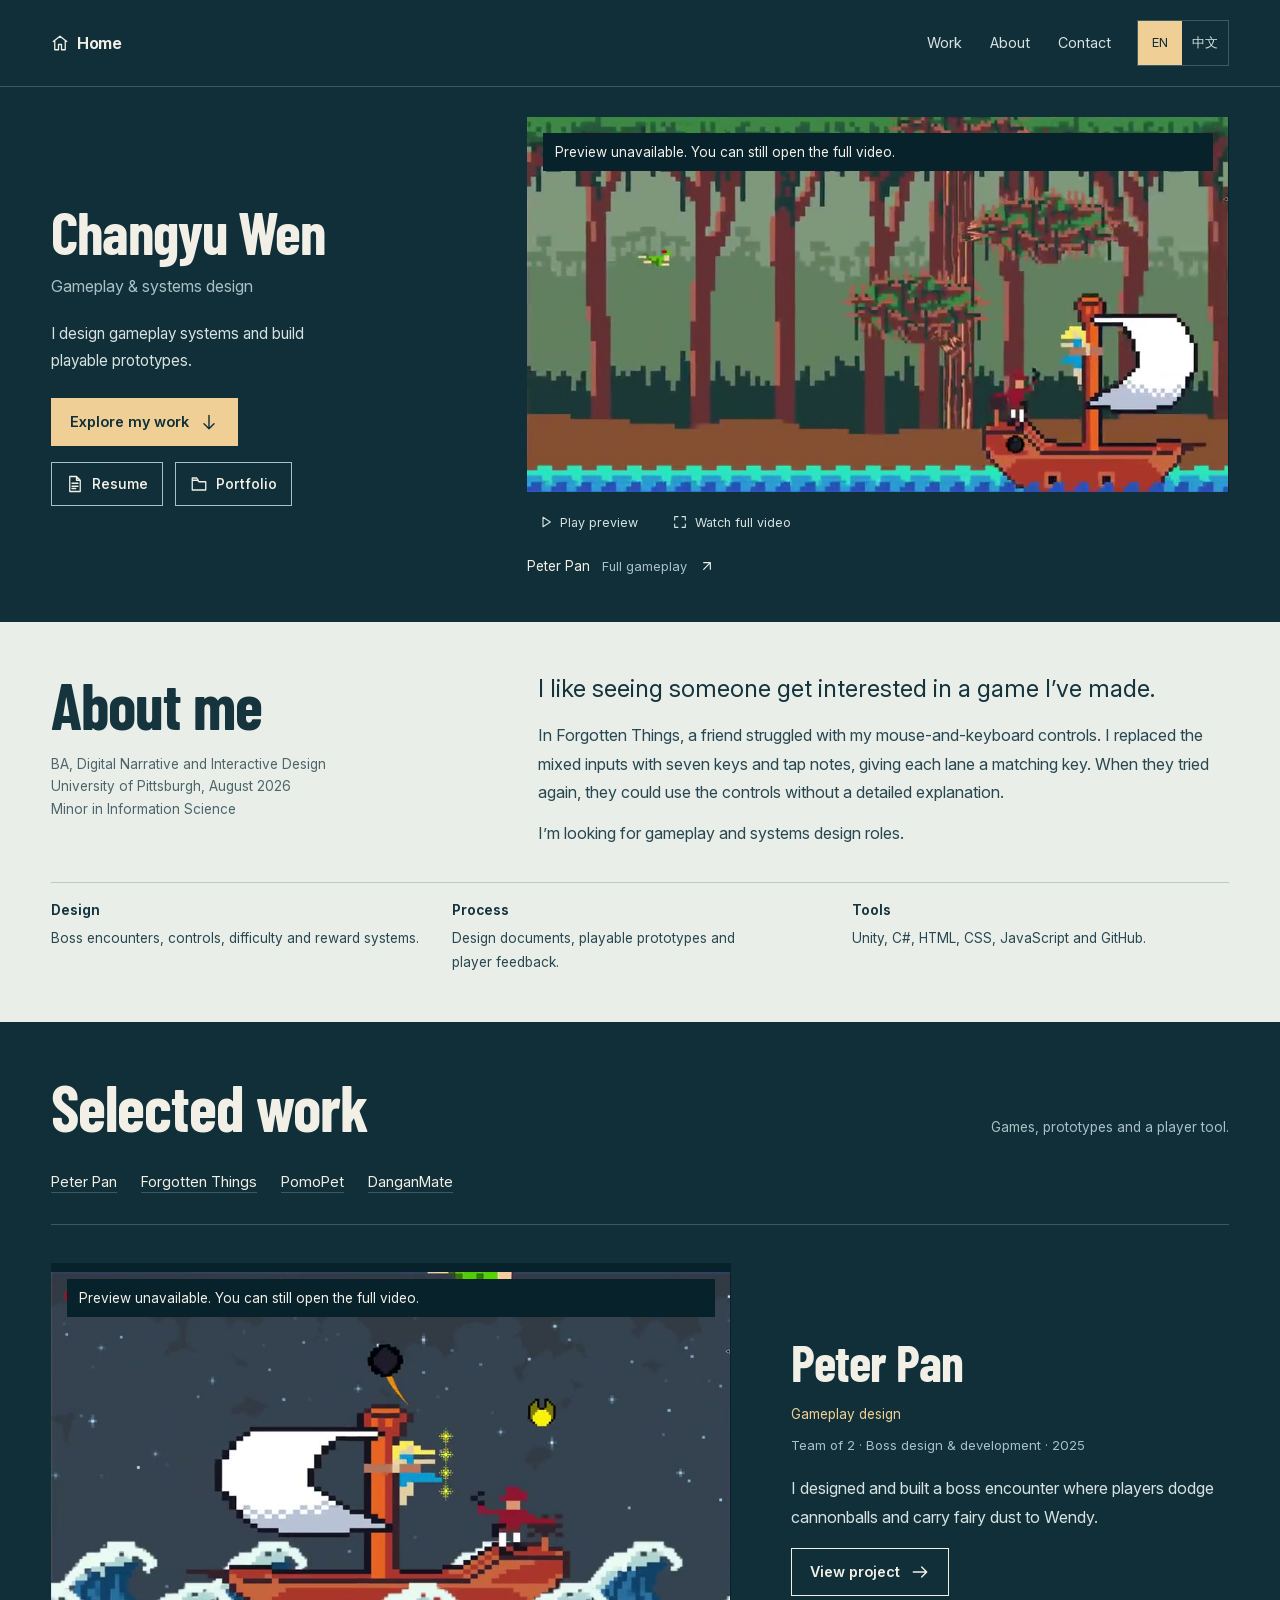
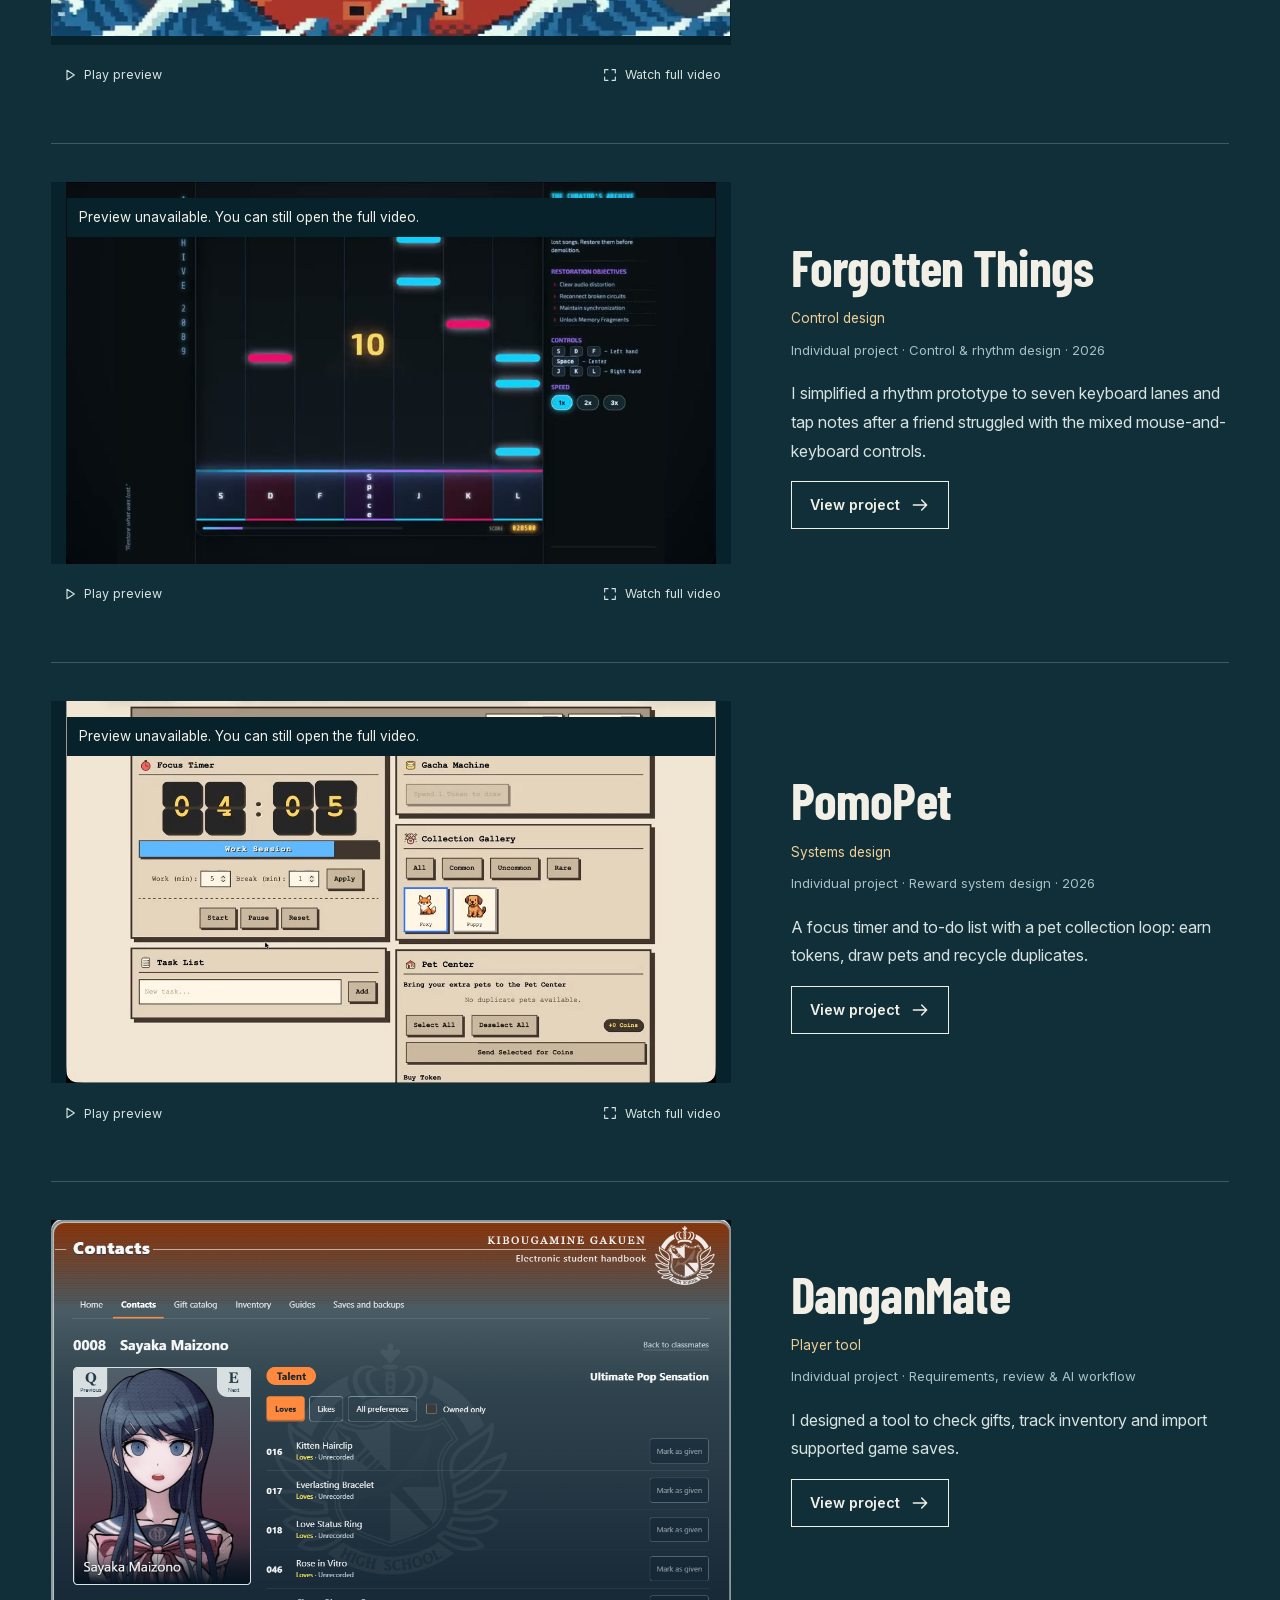
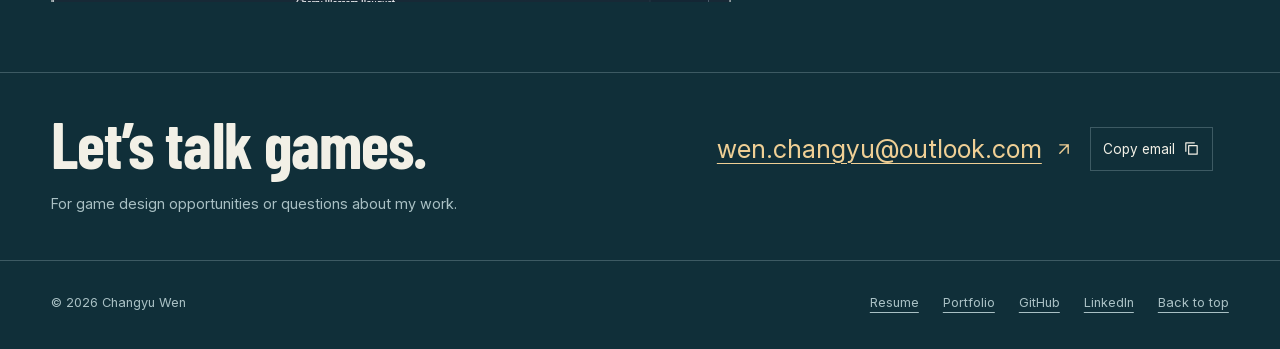
<file: index.html>
<!doctype html>
<html lang="en" prefix="og: https://ogp.me/ns#">
<head>
  <meta charset="utf-8">
  <meta name="viewport" content="width=device-width, initial-scale=1, viewport-fit=cover">
  <meta name="description" content="Changyu Wen&#x27;s game design portfolio: boss encounters, rhythm controls, reward systems and player tools.">
  <meta name="theme-color" content="#102f39">
  <title>Changyu Wen | Gameplay &amp; Systems Design</title>
  <link rel="canonical" href="https://justin-wen987.github.io/MyPortfolio/">
  <meta property="og:type" content="website">
  <meta property="og:title" content="Changyu Wen | Gameplay &amp; Systems Design">
  <meta property="og:description" content="Changyu Wen&#x27;s game design portfolio: boss encounters, rhythm controls, reward systems and player tools.">
  <meta property="og:url" content="https://justin-wen987.github.io/MyPortfolio/">
  <meta property="og:image" content="https://justin-wen987.github.io/MyPortfolio/assets/portfolio-share.png">
  <meta property="og:image:width" content="1200">
  <meta property="og:image:height" content="630">
  <meta property="og:image:alt" content="Changyu Wen, gameplay and systems design portfolio, with real project previews.">
  <meta name="twitter:card" content="summary_large_image">
  <meta name="twitter:title" content="Changyu Wen | Gameplay &amp; Systems Design">
  <meta name="twitter:description" content="Changyu Wen&#x27;s game design portfolio: boss encounters, rhythm controls, reward systems and player tools.">
  <meta name="twitter:image" content="https://justin-wen987.github.io/MyPortfolio/assets/portfolio-share.png">
  <link rel="icon" href="assets/favicon.svg" type="image/svg+xml">
  <link rel="stylesheet" href="css/style.css">
  <script src="scripts/i18n.js" defer></script>
  <script src="scripts/main.js" defer></script>
</head>
<body class="home-page">
  <a class="skip-link" href="#main">Skip to content</a>
  <header class="site-header wrap">
    <a class="wordmark" href="index.html"><svg aria-hidden="true" focusable="false" viewBox="0 0 24 24"><path d="M3 10 12 3l9 7M5 9v12h5v-7h4v7h5V9"/></svg><span>Home</span></a>
    <div class="header-tools"><nav aria-label="Main navigation"><a href="#work">Work</a><a href="#about">About</a><a href="#contact">Contact</a></nav><nav class="language-switch" aria-label="Language / 语言"><a href="?lang=en" data-language="en" lang="en" aria-label="English">EN</a><a href="?lang=zh-CN" data-language="zh-CN" lang="zh-CN" aria-label="简体中文">中文</a></nav></div>
  </header>
  <main id="main" tabindex="-1">
    <section class="opening wrap" aria-labelledby="intro-title"><div class="opening-title"><h1 id="intro-title">Changyu Wen</h1><p>Gameplay &amp; systems design</p><p class="opening-bio">I design gameplay systems and build playable prototypes.</p><a class="button primary" href="#work">Explore my work <svg aria-hidden="true" viewBox="0 0 24 24"><path d="M12 4v16m-6-6 6 6 6-6"/></svg></a><div class="document-actions" aria-label="PDF documents"><a data-pdf="resume" href="documents/Resume_Changyu_Wen_EN.pdf" target="_blank" rel="noopener noreferrer" type="application/pdf"><svg aria-hidden="true" focusable="false" viewBox="0 0 24 24"><path d="M14 2H5v20h14V7zM14 2v5h5M8 11h8M8 15h8M8 18h5"/></svg><span>Resume</span></a><a data-pdf="portfolio" href="documents/Game_Design_Portfolio_Changyu_Wen_EN.pdf" target="_blank" rel="noopener noreferrer" type="application/pdf"><svg aria-hidden="true" focusable="false" viewBox="0 0 24 24"><path d="M3 7h7l2 2h9v11H3zM3 7V4h6l2 3"/></svg><span>Portfolio</span></a></div></div><figure class="opening-screen" id="peter-pan-preview"><div class="preview browser-preview">
      <div class="recording-viewport"><video class="loop-preview" data-project="Peter Pan" muted loop playsinline preload="none" poster="assets/peter-full-web-poster.jpg" data-src="assets/peter-full-web.mp4" aria-label="Silent looping playback of the complete Peter Pan game recording"></video></div>
      <div class="preview-controls" hidden><button type="button" class="preview-toggle" aria-label="Play preview: Peter Pan"><svg aria-hidden="true" viewBox="0 0 24 24"><path class="play-symbol" d="m9 5 11 7-11 7Z"/><path class="pause-symbol" d="M8 5v14m8-14v14"/></svg><span>Play preview</span></button><button type="button" class="watch-button" data-watch="assets/peter-full-web.mp4" data-title="Peter Pan recording" aria-label="Watch full Peter Pan video"><svg aria-hidden="true" viewBox="0 0 24 24"><path d="M9 4H4v5m11-5h5v5M4 15v5h5m11-5v5h-5"/></svg><span>Watch full video</span></button></div>
      <p class="media-status" role="status"></p>
    </div><figcaption><a href="peter-pan.html">Peter Pan <span>Full gameplay</span> <svg aria-hidden="true" viewBox="0 0 24 24"><path d="M7 17 17 7M7 7h10v10"/></svg></a></figcaption></figure></section>
    <section id="about" class="about-home" aria-labelledby="home-about-title"><div class="wrap about-grid"><div class="about-heading"><h2 id="home-about-title">About me</h2><p>BA, Digital Narrative and Interactive Design<br>University of Pittsburgh, August 2026<br>Minor in Information Science</p></div><div class="about-prose"><p class="about-opening">I like seeing someone get interested in a game I’ve made.</p><p>In Forgotten Things, a friend struggled with my mouse-and-keyboard controls. I replaced the mixed inputs with seven keys and tap notes, giving each lane a matching key. When they tried again, they could use the controls without a detailed explanation.</p><p>I’m looking for gameplay and systems design roles.</p></div><dl class="practice-line"><div><dt>Design</dt><dd>Boss encounters, controls, difficulty and reward systems.</dd></div><div><dt>Process</dt><dd>Design documents, playable prototypes and player feedback.</dd></div><div><dt>Tools</dt><dd>Unity, C#, HTML, CSS, JavaScript and GitHub.</dd></div></dl></div></section>
    <section id="work" class="work-gallery wrap" aria-labelledby="work-title"><div class="section-heading"><h2 id="work-title">Selected work</h2><p>Games, prototypes and a player tool.</p></div><nav class="project-index" aria-label="Project directory"><a href="peter-pan.html">Peter Pan</a><a href="forgotten-things.html">Forgotten Things</a><a href="pomopet.html">PomoPet</a><a href="danganmate.html">DanganMate</a></nav><div class="work-grid"><article class="work-card" id="peter-pan">
      <div class="preview browser-preview">
      <video class="loop-preview" data-project="Peter Pan" muted loop playsinline preload="none" poster="assets/peter-poster.jpg" data-src="assets/peter-preview.mp4" aria-label="Silent looping preview of Peter Pan"></video>
      <div class="preview-controls" hidden><button type="button" class="preview-toggle" aria-label="Play preview: Peter Pan"><svg aria-hidden="true" viewBox="0 0 24 24"><path class="play-symbol" d="m9 5 11 7-11 7Z"/><path class="pause-symbol" d="M8 5v14m8-14v14"/></svg><span>Play preview</span></button><button type="button" class="watch-button" data-watch="assets/peter-full-web.mp4" data-title="Peter Pan recording" aria-label="Watch full Peter Pan video"><svg aria-hidden="true" viewBox="0 0 24 24"><path d="M9 4H4v5m11-5h5v5M4 15v5h5m11-5v5h-5"/></svg><span>Watch full video</span></button></div>
      <p class="media-status" role="status"></p>
    </div>
      <div class="card-copy"><h3><a href="peter-pan.html">Peter Pan</a></h3><p class="card-category">Gameplay design</p><p class="card-meta">Team of 2 · Boss design &amp; development · 2025</p><p class="card-description">I designed and built a boss encounter where players dodge cannonballs and carry fairy dust to Wendy.</p><a class="case-link button secondary" href="peter-pan.html" aria-label="View Peter Pan project">View project <svg aria-hidden="true" viewBox="0 0 24 24"><path d="M4 12h16m-6-6 6 6-6 6"/></svg></a></div>
    </article><article class="work-card" id="forgotten-things">
      <div class="preview browser-preview">
      <video class="loop-preview" data-project="Forgotten Things" muted loop playsinline preload="none" poster="assets/forgotten-poster.jpg" data-src="assets/forgotten-preview.mp4" aria-label="Silent looping preview of Forgotten Things"></video>
      <div class="preview-controls" hidden><button type="button" class="preview-toggle" aria-label="Play preview: Forgotten Things"><svg aria-hidden="true" viewBox="0 0 24 24"><path class="play-symbol" d="m9 5 11 7-11 7Z"/><path class="pause-symbol" d="M8 5v14m8-14v14"/></svg><span>Play preview</span></button><button type="button" class="watch-button" data-watch="assets/forgotten-full-web.mp4" data-title="Forgotten Things recording" aria-label="Watch full Forgotten Things video"><svg aria-hidden="true" viewBox="0 0 24 24"><path d="M9 4H4v5m11-5h5v5M4 15v5h5m11-5v5h-5"/></svg><span>Watch full video</span></button></div>
      <p class="media-status" role="status"></p>
    </div>
      <div class="card-copy"><h3><a href="forgotten-things.html">Forgotten Things</a></h3><p class="card-category">Control design</p><p class="card-meta">Individual project · Control &amp; rhythm design · 2026</p><p class="card-description">I simplified a rhythm prototype to seven keyboard lanes and tap notes after a friend struggled with the mixed mouse-and-keyboard controls.</p><a class="case-link button secondary" href="forgotten-things.html" aria-label="View Forgotten Things project">View project <svg aria-hidden="true" viewBox="0 0 24 24"><path d="M4 12h16m-6-6 6 6-6 6"/></svg></a></div>
    </article><article class="work-card" id="pomopet">
      <div class="preview browser-preview">
      <video class="loop-preview" data-project="PomoPet" muted loop playsinline preload="none" poster="assets/pomo-poster.jpg" data-src="assets/pomo-preview-v2.mp4" aria-label="Silent looping preview of PomoPet"></video>
      <div class="preview-controls" hidden><button type="button" class="preview-toggle" aria-label="Play preview: PomoPet"><svg aria-hidden="true" viewBox="0 0 24 24"><path class="play-symbol" d="m9 5 11 7-11 7Z"/><path class="pause-symbol" d="M8 5v14m8-14v14"/></svg><span>Play preview</span></button><button type="button" class="watch-button" data-watch="assets/pomo-full-web.mp4" data-title="PomoPet recording" aria-label="Watch full PomoPet video"><svg aria-hidden="true" viewBox="0 0 24 24"><path d="M9 4H4v5m11-5h5v5M4 15v5h5m11-5v5h-5"/></svg><span>Watch full video</span></button></div>
      <p class="media-status" role="status"></p>
    </div>
      <div class="card-copy"><h3><a href="pomopet.html">PomoPet</a></h3><p class="card-category">Systems design</p><p class="card-meta">Individual project · Reward system design · 2026</p><p class="card-description">A focus timer and to-do list with a pet collection loop: earn tokens, draw pets and recycle duplicates.</p><a class="case-link button secondary" href="pomopet.html" aria-label="View PomoPet project">View project <svg aria-hidden="true" viewBox="0 0 24 24"><path d="M4 12h16m-6-6 6 6-6 6"/></svg></a></div>
    </article><article class="work-card" id="danganmate">
      <a class="card-still" href="danganmate.html" aria-label="View DanganMate project"><img src="assets/danganmate-characters-en.png" width="1196" height="872" loading="lazy" alt="DanganMate showing Sayaka Maizono’s preferred gifts alongside inventory status."></a>
      <div class="card-copy"><h3><a href="danganmate.html">DanganMate</a></h3><p class="card-category">Player tool</p><p class="card-meta">Individual project · Requirements, review &amp; AI workflow</p><p class="card-description">I designed a tool to check gifts, track inventory and import supported game saves.</p><a class="case-link button secondary" href="danganmate.html" aria-label="View DanganMate project">View project <svg aria-hidden="true" viewBox="0 0 24 24"><path d="M4 12h16m-6-6 6 6-6 6"/></svg></a></div>
    </article></div></section>
        <section id="contact" class="contact-section wrap" aria-labelledby="contact-title"><div><h2 id="contact-title">Let’s talk games.</h2><p>For game design opportunities or questions about my work.</p></div><div class="email-actions"><a class="contact-email" href="mailto:wen.changyu@outlook.com">wen.changyu@outlook.com <svg aria-hidden="true" viewBox="0 0 24 24"><path d="M7 17 17 7M7 7h10v10"/></svg></a><button type="button" class="copy-email" data-copy-email hidden>Copy email <svg aria-hidden="true" viewBox="0 0 24 24"><path d="M8 8h12v12H8zM4 16V4h12"/></svg></button><span class="copy-status" role="status"></span></div></section>
</main>
  <footer class="site-footer wrap"><span>© 2026 Changyu Wen</span><div><a data-pdf="resume" href="documents/Resume_Changyu_Wen_EN.pdf" target="_blank" rel="noopener noreferrer" type="application/pdf">Resume</a><a data-pdf="portfolio" href="documents/Game_Design_Portfolio_Changyu_Wen_EN.pdf" target="_blank" rel="noopener noreferrer" type="application/pdf">Portfolio</a><a href="https://github.com/Justin-Wen987" target="_blank" rel="noopener noreferrer">GitHub</a><a href="https://linkedin.com/in/changyu-wen" target="_blank" rel="noopener noreferrer">LinkedIn</a><a href="#main">Back to top</a></div></footer>
  <dialog id="image-dialog" aria-labelledby="image-dialog-title"><div class="dialog-heading"><h2 id="image-dialog-title">Project screenshot</h2><div class="image-actions"><button type="button" id="image-zoom" class="dialog-close" aria-pressed="false">Zoom in</button><button type="button" id="image-close" class="dialog-close" autofocus>Close <svg aria-hidden="true" viewBox="0 0 24 24"><path d="m6 6 12 12M18 6 6 18"/></svg></button></div></div><div class="image-stage"><img id="enlarged-image" alt=""></div><p id="image-status" role="status"></p><p id="image-caption" class="dialog-caption"></p><a id="image-original" class="dialog-fallback" href="assets/peter_attack_patterns.png" target="_blank" rel="noopener noreferrer">Open original image</a></dialog>
  <dialog id="video-dialog" aria-labelledby="video-dialog-title"><div class="dialog-heading"><h2 id="video-dialog-title">Gameplay video</h2><button type="button" class="dialog-close" autofocus>Close <svg aria-hidden="true" viewBox="0 0 24 24"><path d="m6 6 12 12M18 6 6 18"/></svg></button></div><video id="full-video" controls playsinline preload="metadata"></video><p id="video-status" class="dialog-caption" role="status" hidden></p><a class="dialog-fallback" href="assets/peter-full-web.mp4" target="_blank" rel="noopener noreferrer">Open video directly</a></dialog>
</body>
</html>
</file>
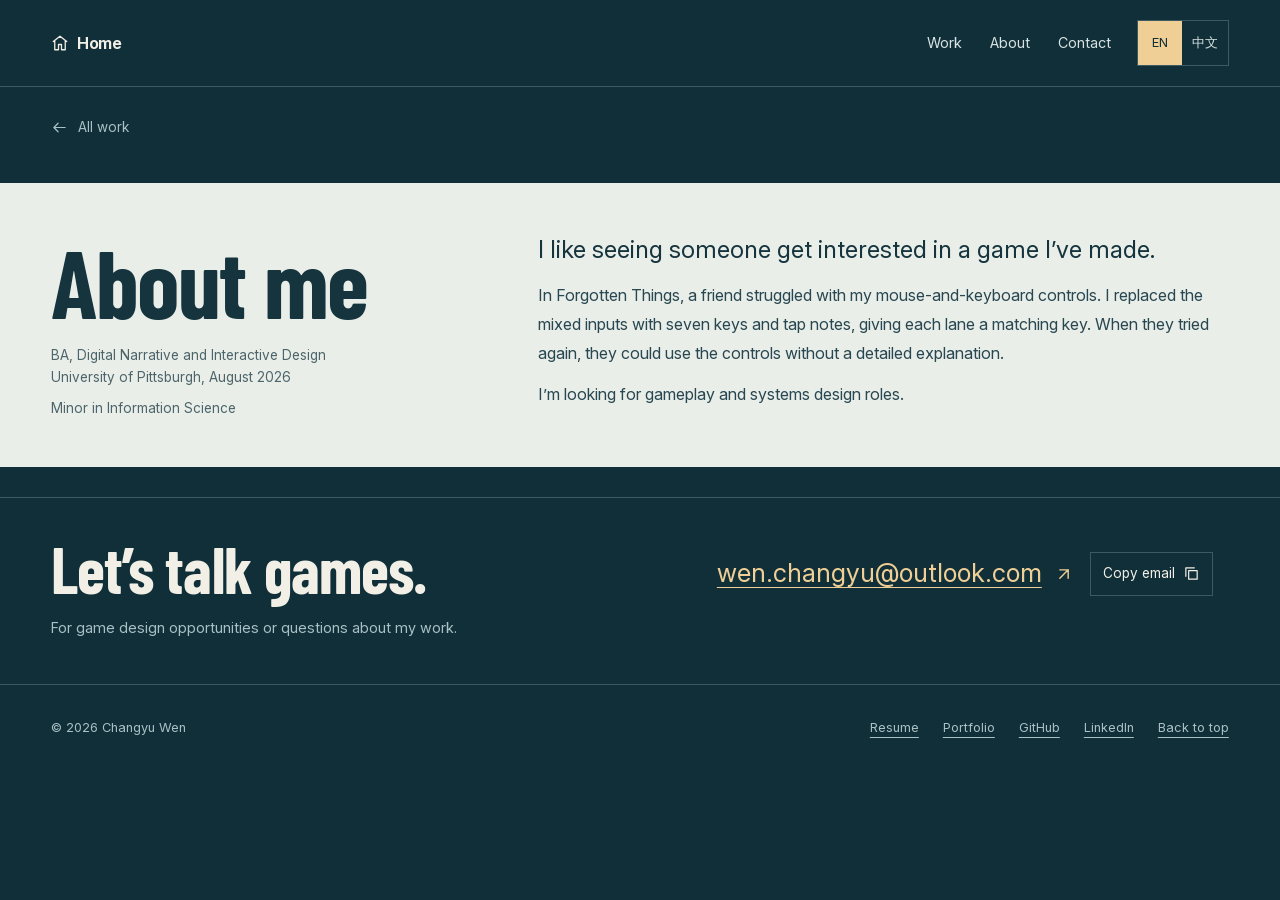
<file: about.html>
<!doctype html>
<html lang="en" prefix="og: https://ogp.me/ns#">
<head>
  <meta charset="utf-8">
  <meta name="viewport" content="width=device-width, initial-scale=1, viewport-fit=cover">
  <meta name="description" content="About Changyu Wen, a University of Pittsburgh graduate interested in gameplay and systems design.">
  <meta name="theme-color" content="#102f39">
  <title>About | Changyu Wen</title>
  <link rel="canonical" href="https://justin-wen987.github.io/MyPortfolio/about.html">
  <meta property="og:type" content="website">
  <meta property="og:title" content="About | Changyu Wen">
  <meta property="og:description" content="About Changyu Wen, a University of Pittsburgh graduate interested in gameplay and systems design.">
  <meta property="og:url" content="https://justin-wen987.github.io/MyPortfolio/about.html">
  <meta property="og:image" content="https://justin-wen987.github.io/MyPortfolio/assets/portfolio-share.png">
  <meta property="og:image:width" content="1200">
  <meta property="og:image:height" content="630">
  <meta property="og:image:alt" content="Changyu Wen, gameplay and systems design portfolio, with real project previews.">
  <meta name="twitter:card" content="summary_large_image">
  <meta name="twitter:title" content="About | Changyu Wen">
  <meta name="twitter:description" content="About Changyu Wen, a University of Pittsburgh graduate interested in gameplay and systems design.">
  <meta name="twitter:image" content="https://justin-wen987.github.io/MyPortfolio/assets/portfolio-share.png">
  <link rel="icon" href="assets/favicon.svg" type="image/svg+xml">
  <link rel="stylesheet" href="css/style.css">
  <script src="scripts/i18n.js" defer></script>
  <script src="scripts/main.js" defer></script>
</head>
<body class="project-page">
  <a class="skip-link" href="#main">Skip to content</a>
  <header class="site-header wrap">
    <a class="wordmark" href="index.html"><svg aria-hidden="true" focusable="false" viewBox="0 0 24 24"><path d="M3 10 12 3l9 7M5 9v12h5v-7h4v7h5V9"/></svg><span>Home</span></a>
    <div class="header-tools"><nav aria-label="Main navigation"><a href="index.html#work">Work</a><a href="index.html#about">About</a><a href="index.html#contact">Contact</a></nav><nav class="language-switch" aria-label="Language / 语言"><a href="?lang=en" data-language="en" lang="en" aria-label="English">EN</a><a href="?lang=zh-CN" data-language="zh-CN" lang="zh-CN" aria-label="简体中文">中文</a></nav></div>
  </header>
  <main id="main" tabindex="-1"><div class="about-back wrap"><a class="back-link" href="index.html#work"><svg aria-hidden="true" viewBox="0 0 24 24"><path d="M20 12H4m6-6-6 6 6 6"/></svg> All work</a></div><section id="about" class="about-home standalone-about"><div class="wrap about-grid"><div class="about-heading"><h1>About me</h1><p>BA, Digital Narrative and Interactive Design<br>University of Pittsburgh, August 2026</p><p>Minor in Information Science</p></div><div class="about-prose"><p class="about-opening">I like seeing someone get interested in a game I’ve made.</p><p>In Forgotten Things, a friend struggled with my mouse-and-keyboard controls. I replaced the mixed inputs with seven keys and tap notes, giving each lane a matching key. When they tried again, they could use the controls without a detailed explanation.</p><p>I’m looking for gameplay and systems design roles.</p></div></div></section>    <section id="contact" class="contact-section wrap" aria-labelledby="contact-title"><div><h2 id="contact-title">Let’s talk games.</h2><p>For game design opportunities or questions about my work.</p></div><div class="email-actions"><a class="contact-email" href="mailto:wen.changyu@outlook.com">wen.changyu@outlook.com <svg aria-hidden="true" viewBox="0 0 24 24"><path d="M7 17 17 7M7 7h10v10"/></svg></a><button type="button" class="copy-email" data-copy-email hidden>Copy email <svg aria-hidden="true" viewBox="0 0 24 24"><path d="M8 8h12v12H8zM4 16V4h12"/></svg></button><span class="copy-status" role="status"></span></div></section></main>
  <footer class="site-footer wrap"><span>© 2026 Changyu Wen</span><div><a data-pdf="resume" href="documents/Resume_Changyu_Wen_EN.pdf" target="_blank" rel="noopener noreferrer" type="application/pdf">Resume</a><a data-pdf="portfolio" href="documents/Game_Design_Portfolio_Changyu_Wen_EN.pdf" target="_blank" rel="noopener noreferrer" type="application/pdf">Portfolio</a><a href="https://github.com/Justin-Wen987" target="_blank" rel="noopener noreferrer">GitHub</a><a href="https://linkedin.com/in/changyu-wen" target="_blank" rel="noopener noreferrer">LinkedIn</a><a href="#main">Back to top</a></div></footer>
  <dialog id="image-dialog" aria-labelledby="image-dialog-title"><div class="dialog-heading"><h2 id="image-dialog-title">Project screenshot</h2><div class="image-actions"><button type="button" id="image-zoom" class="dialog-close" aria-pressed="false">Zoom in</button><button type="button" id="image-close" class="dialog-close" autofocus>Close <svg aria-hidden="true" viewBox="0 0 24 24"><path d="m6 6 12 12M18 6 6 18"/></svg></button></div></div><div class="image-stage"><img id="enlarged-image" alt=""></div><p id="image-status" role="status"></p><p id="image-caption" class="dialog-caption"></p><a id="image-original" class="dialog-fallback" href="assets/peter_attack_patterns.png" target="_blank" rel="noopener noreferrer">Open original image</a></dialog>
  <dialog id="video-dialog" aria-labelledby="video-dialog-title"><div class="dialog-heading"><h2 id="video-dialog-title">Gameplay video</h2><button type="button" class="dialog-close" autofocus>Close <svg aria-hidden="true" viewBox="0 0 24 24"><path d="m6 6 12 12M18 6 6 18"/></svg></button></div><video id="full-video" controls playsinline preload="metadata"></video><p id="video-status" class="dialog-caption" role="status" hidden></p><a class="dialog-fallback" href="assets/peter-full-web.mp4" target="_blank" rel="noopener noreferrer">Open video directly</a></dialog>
</body>
</html>
</file>
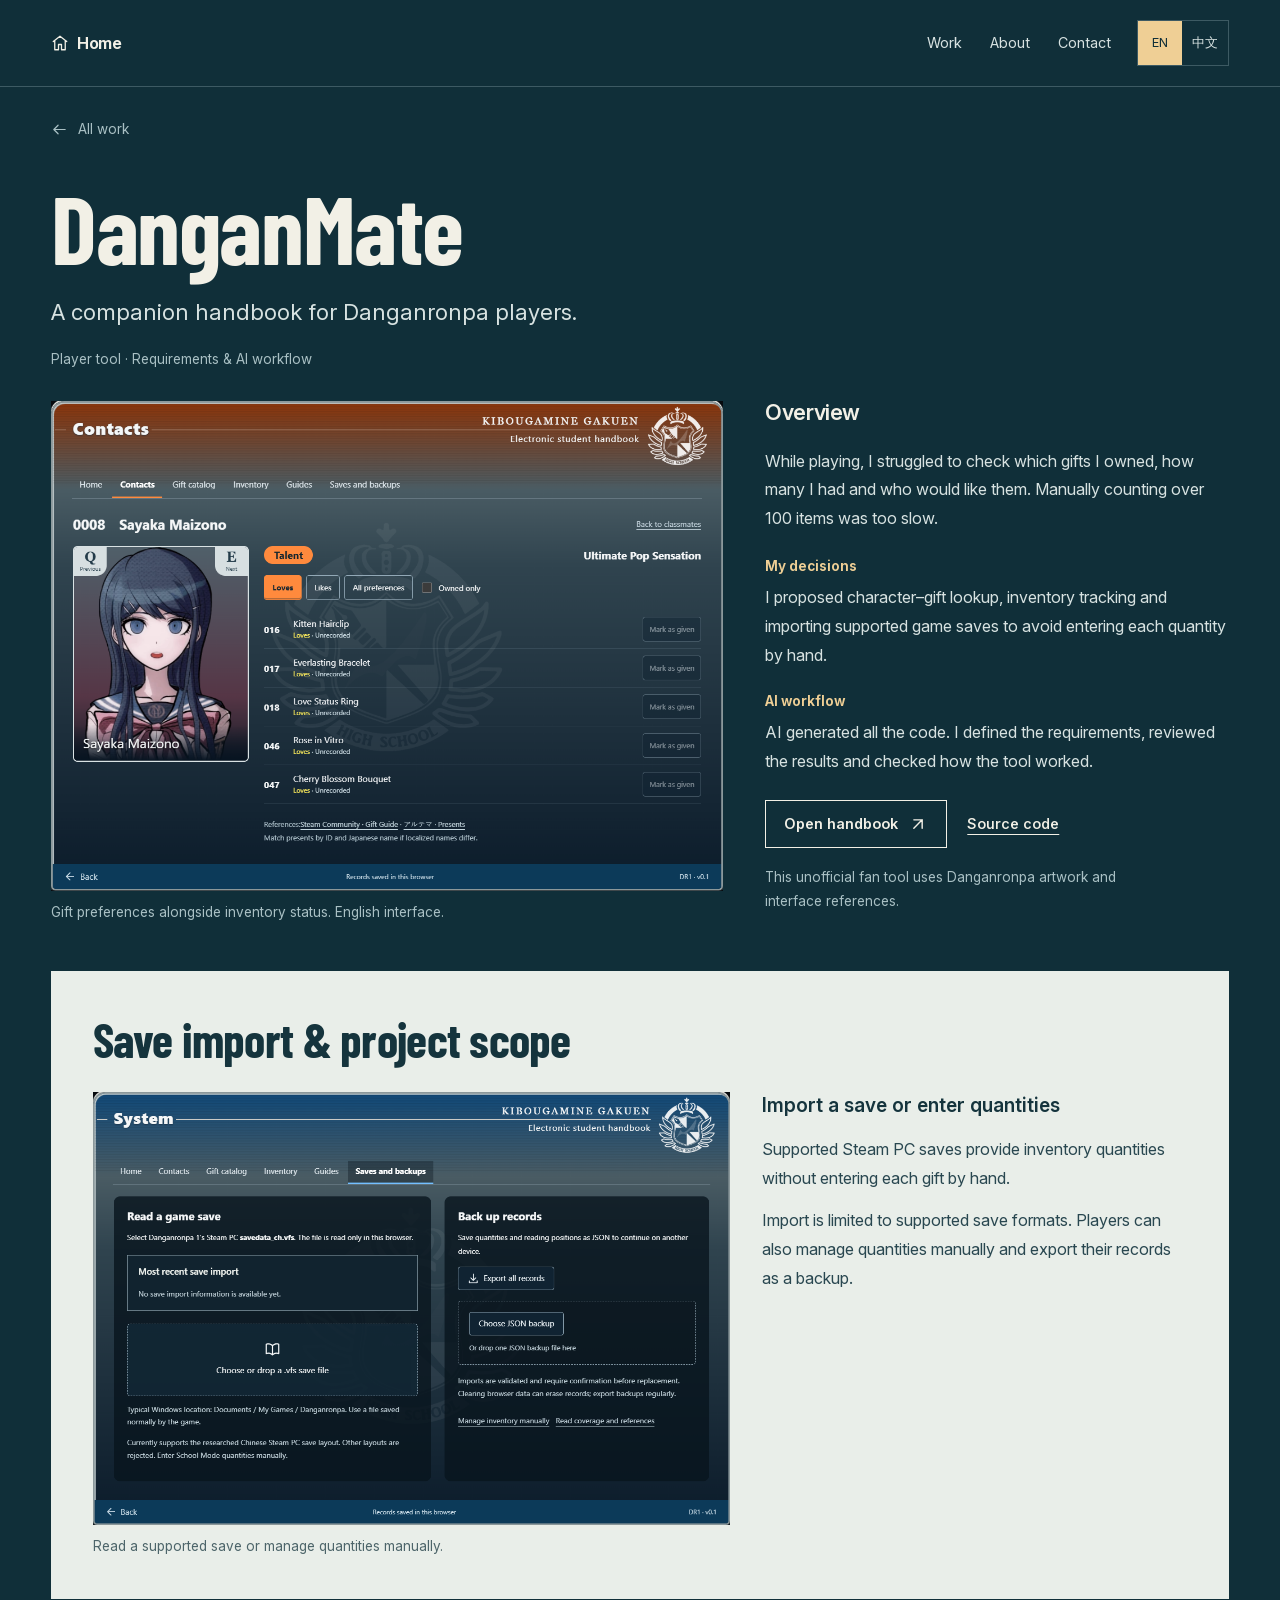
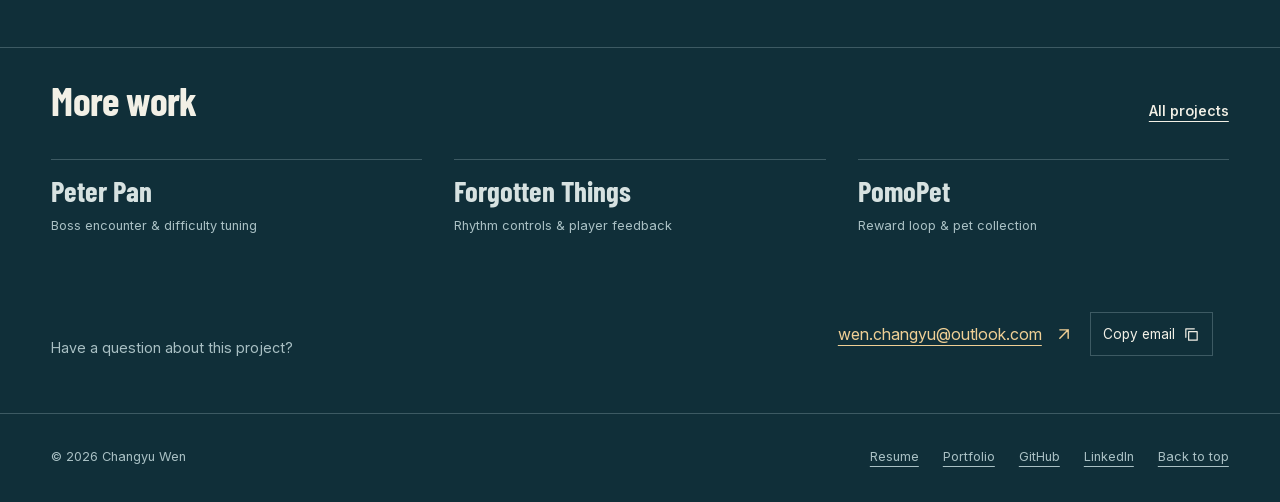
<file: danganmate.html>
<!doctype html>
<html lang="en" prefix="og: https://ogp.me/ns#">
<head>
  <meta charset="utf-8">
  <meta name="viewport" content="width=device-width, initial-scale=1, viewport-fit=cover">
  <meta name="description" content="I designed a tool to check gifts, track inventory and import supported game saves.">
  <meta name="theme-color" content="#102f39">
  <title>DanganMate | Changyu Wen</title>
  <link rel="canonical" href="https://justin-wen987.github.io/MyPortfolio/danganmate.html">
  <meta property="og:type" content="website">
  <meta property="og:title" content="DanganMate | Changyu Wen">
  <meta property="og:description" content="I designed a tool to check gifts, track inventory and import supported game saves.">
  <meta property="og:url" content="https://justin-wen987.github.io/MyPortfolio/danganmate.html">
  <meta property="og:image" content="https://justin-wen987.github.io/MyPortfolio/assets/portfolio-share.png">
  <meta property="og:image:width" content="1200">
  <meta property="og:image:height" content="630">
  <meta property="og:image:alt" content="Changyu Wen, gameplay and systems design portfolio, with real project previews.">
  <meta name="twitter:card" content="summary_large_image">
  <meta name="twitter:title" content="DanganMate | Changyu Wen">
  <meta name="twitter:description" content="I designed a tool to check gifts, track inventory and import supported game saves.">
  <meta name="twitter:image" content="https://justin-wen987.github.io/MyPortfolio/assets/portfolio-share.png">
  <link rel="icon" href="assets/favicon.svg" type="image/svg+xml">
  <link rel="stylesheet" href="css/style.css">
  <script src="scripts/i18n.js" defer></script>
  <script src="scripts/main.js" defer></script>
</head>
<body class="project-page">
  <a class="skip-link" href="#main">Skip to content</a>
  <header class="site-header wrap">
    <a class="wordmark" href="index.html"><svg aria-hidden="true" focusable="false" viewBox="0 0 24 24"><path d="M3 10 12 3l9 7M5 9v12h5v-7h4v7h5V9"/></svg><span>Home</span></a>
    <div class="header-tools"><nav aria-label="Main navigation"><a href="index.html#work">Work</a><a href="index.html#about">About</a><a href="index.html#contact">Contact</a></nav><nav class="language-switch" aria-label="Language / 语言"><a href="?lang=en" data-language="en" lang="en" aria-label="English">EN</a><a href="?lang=zh-CN" data-language="zh-CN" lang="zh-CN" aria-label="简体中文">中文</a></nav></div>
  </header>
  <main id="main" tabindex="-1">
    <article class="case-study wrap" id="danganmate" aria-labelledby="project-title">
      <a class="back-link" href="index.html#work"><svg aria-hidden="true" viewBox="0 0 24 24"><path d="M20 12H4m6-6-6 6 6 6"/></svg> All work</a>
      <header class="case-heading"><div><h1 id="project-title">DanganMate</h1><p class="case-subtitle">A companion handbook for Danganronpa players.</p></div></header>
      <p class="case-meta">Player tool · Requirements &amp; AI workflow</p>
      <div class="case-overview"><div class="case-media"><figure class="supporting-image"><a href="assets/danganmate-characters-en.png" target="_blank" rel="noopener noreferrer" aria-label="View full-size DanganMate English interface screenshot" class="image-link" data-image><img src="assets/danganmate-characters-en.png" width="1196" height="872" alt="DanganMate in English: Sayaka Maizono’s preferred gifts, an Owned only filter and inventory status beside each gift." loading="lazy"></a><figcaption>Gift preferences alongside inventory status. English interface.</figcaption></figure></div><section class="case-summary" aria-labelledby="overview-title"><h2 id="overview-title">Overview</h2><p class="supporting-intro">While playing, I struggled to check which gifts I owned, how many I had and who would like them. Manually counting over 100 items was too slow.</p><dl class="project-points"><div><dt>My decisions</dt><dd>I proposed character–gift lookup, inventory tracking and importing supported game saves to avoid entering each quantity by hand.</dd></div><div><dt>AI workflow</dt><dd>AI generated all the code. I defined the requirements, reviewed the results and checked how the tool worked.</dd></div></dl><div class="project-actions"><a class="button secondary" href="https://justin-wen987.github.io/DanganMate/?lang=en" target="_blank" rel="noopener noreferrer">Open handbook <svg aria-hidden="true" viewBox="0 0 24 24"><path d="M7 17 17 7M7 7h10v10"/></svg></a><a class="text-link" href="https://github.com/Justin-Wen987/DanganMate" target="_blank" rel="noopener noreferrer" aria-label="DanganMate source code">Source code</a></div><p class="supporting-note">This unofficial fan tool uses Danganronpa artwork and interface references.</p></section></div>
      
      <section class="case-notes" aria-labelledby="notes-title"><div class="case-section-heading"><h2 id="notes-title">Save import & project scope</h2></div><div class="notes-content evidence-layout"><figure><a class="image-link" data-image data-image-alt="DanganMate’s English save-import and backup page, with a file-selection area and manual inventory option." href="assets/danganmate-import-en.png" target="_blank" rel="noopener noreferrer" aria-label="Enlarge screenshot: DanganMate’s English save-import and backup page, with a file-selection area and manual inventory option."><img src="assets/danganmate-import-en.png" width="1196" height="813" alt="DanganMate’s English save-import and backup page, with a file-selection area and manual inventory option." loading="lazy"></a><figcaption>Read a supported save or manage quantities manually.</figcaption></figure><div class="evidence-copy"><h3>Import a save or enter quantities</h3><p>Supported Steam PC saves provide inventory quantities without entering each gift by hand.</p><p>Import is limited to supported save formats. Players can also manage quantities manually and export their records as a backup.</p></div></div></section>
      <noscript><p class="no-script-note">Screenshots open as full-size images.</p></noscript>
    </article>
    <section class="more-work wrap" aria-labelledby="more-title"><div class="section-heading"><h2 id="more-title">More work</h2><a class="text-link" href="index.html#work">All projects</a></div><nav aria-label="Other projects"><a href="peter-pan.html"><span>Peter Pan</span><small>Boss encounter & difficulty tuning</small></a><a href="forgotten-things.html"><span>Forgotten Things</span><small>Rhythm controls & player feedback</small></a><a href="pomopet.html"><span>PomoPet</span><small>Reward loop & pet collection</small></a></nav></section>
    <section class="case-contact wrap"><p>Have a question about this project?</p><div class="email-actions"><a class="contact-email" href="mailto:wen.changyu@outlook.com">wen.changyu@outlook.com <svg aria-hidden="true" viewBox="0 0 24 24"><path d="M7 17 17 7M7 7h10v10"/></svg></a><button type="button" class="copy-email" data-copy-email hidden>Copy email <svg aria-hidden="true" viewBox="0 0 24 24"><path d="M8 8h12v12H8zM4 16V4h12"/></svg></button><span class="copy-status" role="status"></span></div></section>
</main>
  <footer class="site-footer wrap"><span>© 2026 Changyu Wen</span><div><a data-pdf="resume" href="documents/Resume_Changyu_Wen_EN.pdf" target="_blank" rel="noopener noreferrer" type="application/pdf">Resume</a><a data-pdf="portfolio" href="documents/Game_Design_Portfolio_Changyu_Wen_EN.pdf" target="_blank" rel="noopener noreferrer" type="application/pdf">Portfolio</a><a href="https://github.com/Justin-Wen987" target="_blank" rel="noopener noreferrer">GitHub</a><a href="https://linkedin.com/in/changyu-wen" target="_blank" rel="noopener noreferrer">LinkedIn</a><a href="#main">Back to top</a></div></footer>
  <dialog id="image-dialog" aria-labelledby="image-dialog-title"><div class="dialog-heading"><h2 id="image-dialog-title">Project screenshot</h2><div class="image-actions"><button type="button" id="image-zoom" class="dialog-close" aria-pressed="false">Zoom in</button><button type="button" id="image-close" class="dialog-close" autofocus>Close <svg aria-hidden="true" viewBox="0 0 24 24"><path d="m6 6 12 12M18 6 6 18"/></svg></button></div></div><div class="image-stage"><img id="enlarged-image" alt=""></div><p id="image-status" role="status"></p><p id="image-caption" class="dialog-caption"></p><a id="image-original" class="dialog-fallback" href="assets/peter_attack_patterns.png" target="_blank" rel="noopener noreferrer">Open original image</a></dialog>
  <dialog id="video-dialog" aria-labelledby="video-dialog-title"><div class="dialog-heading"><h2 id="video-dialog-title">Gameplay video</h2><button type="button" class="dialog-close" autofocus>Close <svg aria-hidden="true" viewBox="0 0 24 24"><path d="m6 6 12 12M18 6 6 18"/></svg></button></div><video id="full-video" controls playsinline preload="metadata"></video><p id="video-status" class="dialog-caption" role="status" hidden></p><a class="dialog-fallback" href="assets/peter-full-web.mp4" target="_blank" rel="noopener noreferrer">Open video directly</a></dialog>
</body>
</html>
</file>
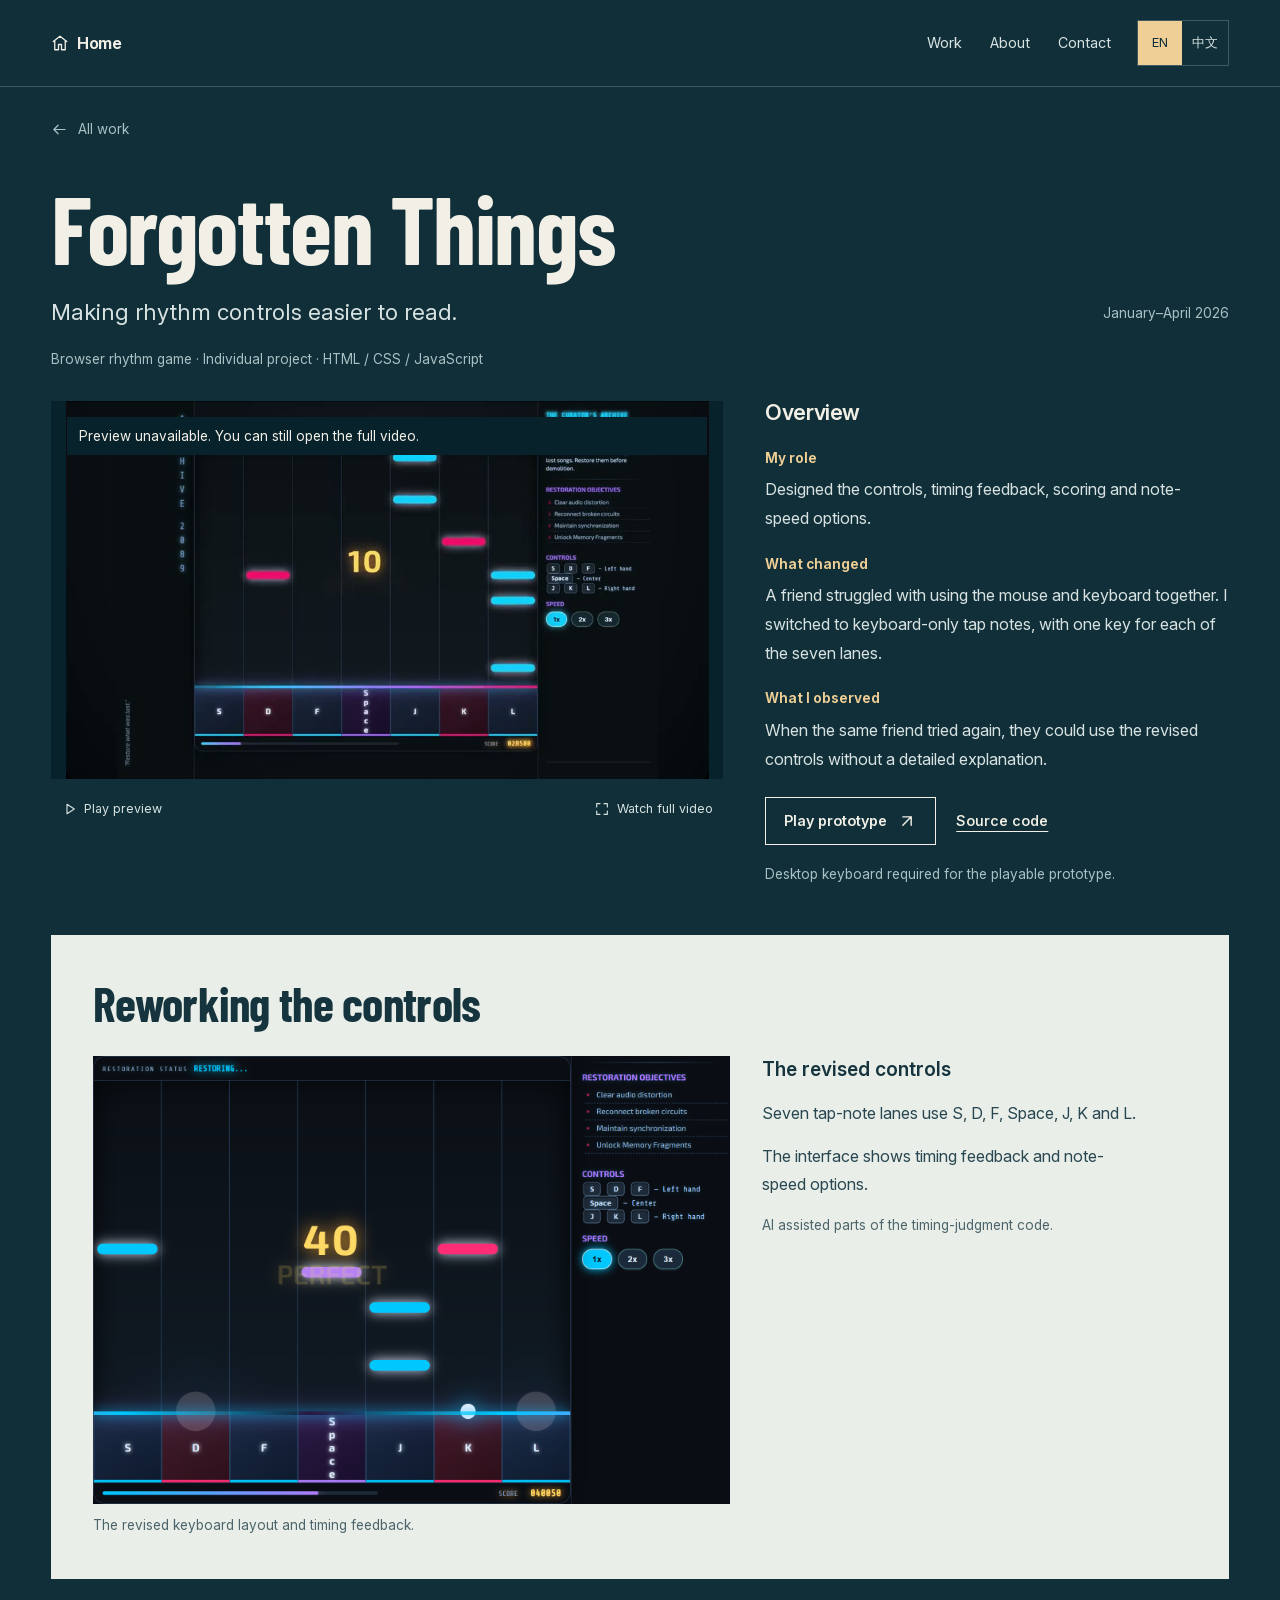
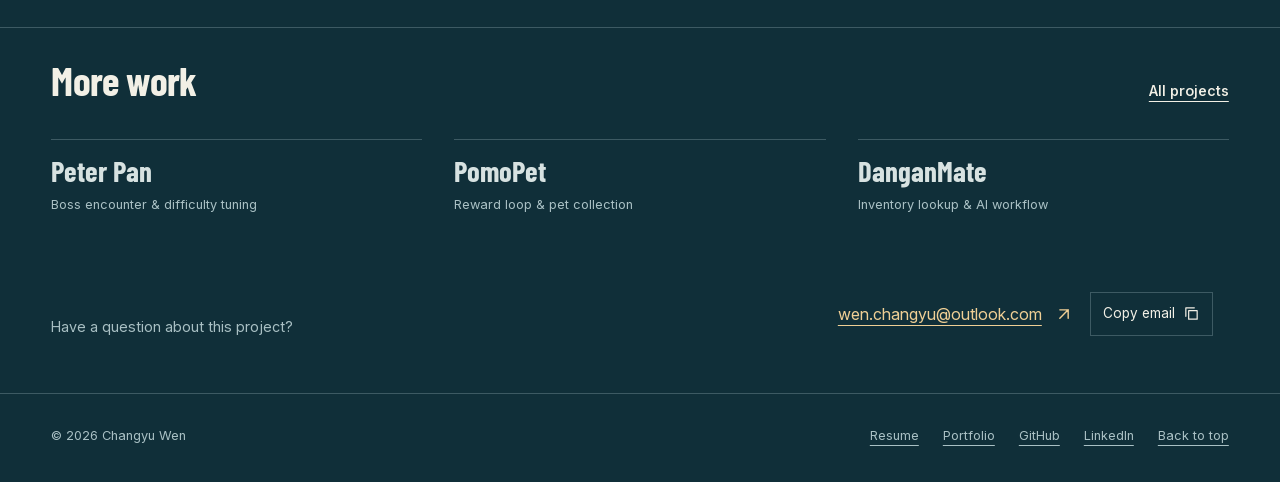
<file: forgotten-things.html>
<!doctype html>
<html lang="en" prefix="og: https://ogp.me/ns#">
<head>
  <meta charset="utf-8">
  <meta name="viewport" content="width=device-width, initial-scale=1, viewport-fit=cover">
  <meta name="description" content="I simplified a rhythm prototype to seven keyboard lanes and tap notes after a friend struggled with the mixed mouse-and-keyboard controls.">
  <meta name="theme-color" content="#102f39">
  <title>Forgotten Things | Changyu Wen</title>
  <link rel="canonical" href="https://justin-wen987.github.io/MyPortfolio/forgotten-things.html">
  <meta property="og:type" content="website">
  <meta property="og:title" content="Forgotten Things | Changyu Wen">
  <meta property="og:description" content="I simplified a rhythm prototype to seven keyboard lanes and tap notes after a friend struggled with the mixed mouse-and-keyboard controls.">
  <meta property="og:url" content="https://justin-wen987.github.io/MyPortfolio/forgotten-things.html">
  <meta property="og:image" content="https://justin-wen987.github.io/MyPortfolio/assets/portfolio-share.png">
  <meta property="og:image:width" content="1200">
  <meta property="og:image:height" content="630">
  <meta property="og:image:alt" content="Changyu Wen, gameplay and systems design portfolio, with real project previews.">
  <meta name="twitter:card" content="summary_large_image">
  <meta name="twitter:title" content="Forgotten Things | Changyu Wen">
  <meta name="twitter:description" content="I simplified a rhythm prototype to seven keyboard lanes and tap notes after a friend struggled with the mixed mouse-and-keyboard controls.">
  <meta name="twitter:image" content="https://justin-wen987.github.io/MyPortfolio/assets/portfolio-share.png">
  <link rel="icon" href="assets/favicon.svg" type="image/svg+xml">
  <link rel="stylesheet" href="css/style.css">
  <script src="scripts/i18n.js" defer></script>
  <script src="scripts/main.js" defer></script>
</head>
<body class="project-page">
  <a class="skip-link" href="#main">Skip to content</a>
  <header class="site-header wrap">
    <a class="wordmark" href="index.html"><svg aria-hidden="true" focusable="false" viewBox="0 0 24 24"><path d="M3 10 12 3l9 7M5 9v12h5v-7h4v7h5V9"/></svg><span>Home</span></a>
    <div class="header-tools"><nav aria-label="Main navigation"><a href="index.html#work">Work</a><a href="index.html#about">About</a><a href="index.html#contact">Contact</a></nav><nav class="language-switch" aria-label="Language / 语言"><a href="?lang=en" data-language="en" lang="en" aria-label="English">EN</a><a href="?lang=zh-CN" data-language="zh-CN" lang="zh-CN" aria-label="简体中文">中文</a></nav></div>
  </header>
  <main id="main" tabindex="-1">
    <article class="case-study wrap" id="forgotten-things" aria-labelledby="project-title">
      <a class="back-link" href="index.html#work"><svg aria-hidden="true" viewBox="0 0 24 24"><path d="M20 12H4m6-6-6 6 6 6"/></svg> All work</a>
      <header class="case-heading"><div><h1 id="project-title">Forgotten Things</h1><p class="case-subtitle">Making rhythm controls easier to read.</p></div><p class="case-date">January–April 2026</p></header>
      <p class="case-meta">Browser rhythm game · Individual project · HTML / CSS / JavaScript</p>
      <div class="case-overview"><div class="case-media"><div class="preview browser-preview">
      <video class="loop-preview" data-project="Forgotten Things" muted loop playsinline preload="none" poster="assets/forgotten-poster.jpg" data-src="assets/forgotten-preview.mp4" aria-label="Silent looping preview of Forgotten Things"></video>
      <div class="preview-controls" hidden><button type="button" class="preview-toggle" aria-label="Play preview: Forgotten Things"><svg aria-hidden="true" viewBox="0 0 24 24"><path class="play-symbol" d="m9 5 11 7-11 7Z"/><path class="pause-symbol" d="M8 5v14m8-14v14"/></svg><span>Play preview</span></button><button type="button" class="watch-button" data-watch="assets/forgotten-full-web.mp4" data-title="Forgotten Things recording" aria-label="Watch full Forgotten Things video"><svg aria-hidden="true" viewBox="0 0 24 24"><path d="M9 4H4v5m11-5h5v5M4 15v5h5m11-5v5h-5"/></svg><span>Watch full video</span></button></div>
      <p class="media-status" role="status"></p>
    </div></div><section class="case-summary" aria-labelledby="overview-title"><h2 id="overview-title">Overview</h2><dl class="project-points"><div><dt>My role</dt><dd>Designed the controls, timing feedback, scoring and note-speed options.</dd></div><div><dt>What changed</dt><dd>A friend struggled with using the mouse and keyboard together. I switched to keyboard-only tap notes, with one key for each of the seven lanes.</dd></div><div><dt>What I observed</dt><dd>When the same friend tried again, they could use the revised controls without a detailed explanation.</dd></div></dl><div class="project-actions"><a class="button secondary" href="https://justin-wen987.github.io/Forgotten-Things/" target="_blank" rel="noopener noreferrer">Play prototype <svg aria-hidden="true" viewBox="0 0 24 24"><path d="M7 17 17 7M7 7h10v10"/></svg></a><a class="text-link" href="https://github.com/Justin-Wen987/Forgotten-Things" target="_blank" rel="noopener noreferrer" aria-label="Forgotten Things source code">Source code</a></div><p class="device-note">Desktop keyboard required for the playable prototype.</p></section></div>
      
      <section class="case-notes" aria-labelledby="notes-title"><div class="case-section-heading"><h2 id="notes-title">Reworking the controls</h2></div><div class="notes-content evidence-layout"><figure><a class="image-link" data-image data-image-alt="Seven tap-note lanes, a score and timing feedback, with keyboard controls and speed choices shown alongside." href="assets/forgotten_gameplay_controls.png" target="_blank" rel="noopener noreferrer" aria-label="Enlarge screenshot: Seven tap-note lanes, a score and timing feedback, with keyboard controls and speed choices shown alongside."><img src="assets/forgotten_gameplay_controls.png" alt="Seven tap-note lanes, a score and timing feedback, with keyboard controls and speed choices shown alongside." width="1600" height="1126" loading="lazy"></a><figcaption>The revised keyboard layout and timing feedback.</figcaption></figure><div class="evidence-copy"><h3>The revised controls</h3><p>Seven tap-note lanes use S, D, F, Space, J, K and L.</p><p>The interface shows timing feedback and note-speed options.</p><p class="implementation-note">AI assisted parts of the timing-judgment code.</p></div></div></section>
      <noscript><p class="no-script-note">Screenshots open as full-size images. <a href="assets/forgotten-full-web.mp4">Watch the project recording</a>.</p></noscript>
    </article>
    <section class="more-work wrap" aria-labelledby="more-title"><div class="section-heading"><h2 id="more-title">More work</h2><a class="text-link" href="index.html#work">All projects</a></div><nav aria-label="Other projects"><a href="peter-pan.html"><span>Peter Pan</span><small>Boss encounter & difficulty tuning</small></a><a href="pomopet.html"><span>PomoPet</span><small>Reward loop & pet collection</small></a><a href="danganmate.html"><span>DanganMate</span><small>Inventory lookup & AI workflow</small></a></nav></section>
    <section class="case-contact wrap"><p>Have a question about this project?</p><div class="email-actions"><a class="contact-email" href="mailto:wen.changyu@outlook.com">wen.changyu@outlook.com <svg aria-hidden="true" viewBox="0 0 24 24"><path d="M7 17 17 7M7 7h10v10"/></svg></a><button type="button" class="copy-email" data-copy-email hidden>Copy email <svg aria-hidden="true" viewBox="0 0 24 24"><path d="M8 8h12v12H8zM4 16V4h12"/></svg></button><span class="copy-status" role="status"></span></div></section>
</main>
  <footer class="site-footer wrap"><span>© 2026 Changyu Wen</span><div><a data-pdf="resume" href="documents/Resume_Changyu_Wen_EN.pdf" target="_blank" rel="noopener noreferrer" type="application/pdf">Resume</a><a data-pdf="portfolio" href="documents/Game_Design_Portfolio_Changyu_Wen_EN.pdf" target="_blank" rel="noopener noreferrer" type="application/pdf">Portfolio</a><a href="https://github.com/Justin-Wen987" target="_blank" rel="noopener noreferrer">GitHub</a><a href="https://linkedin.com/in/changyu-wen" target="_blank" rel="noopener noreferrer">LinkedIn</a><a href="#main">Back to top</a></div></footer>
  <dialog id="image-dialog" aria-labelledby="image-dialog-title"><div class="dialog-heading"><h2 id="image-dialog-title">Project screenshot</h2><div class="image-actions"><button type="button" id="image-zoom" class="dialog-close" aria-pressed="false">Zoom in</button><button type="button" id="image-close" class="dialog-close" autofocus>Close <svg aria-hidden="true" viewBox="0 0 24 24"><path d="m6 6 12 12M18 6 6 18"/></svg></button></div></div><div class="image-stage"><img id="enlarged-image" alt=""></div><p id="image-status" role="status"></p><p id="image-caption" class="dialog-caption"></p><a id="image-original" class="dialog-fallback" href="assets/peter_attack_patterns.png" target="_blank" rel="noopener noreferrer">Open original image</a></dialog>
  <dialog id="video-dialog" aria-labelledby="video-dialog-title"><div class="dialog-heading"><h2 id="video-dialog-title">Gameplay video</h2><button type="button" class="dialog-close" autofocus>Close <svg aria-hidden="true" viewBox="0 0 24 24"><path d="m6 6 12 12M18 6 6 18"/></svg></button></div><video id="full-video" controls playsinline preload="metadata"></video><p id="video-status" class="dialog-caption" role="status" hidden></p><a class="dialog-fallback" href="assets/peter-full-web.mp4" target="_blank" rel="noopener noreferrer">Open video directly</a></dialog>
</body>
</html>
</file>
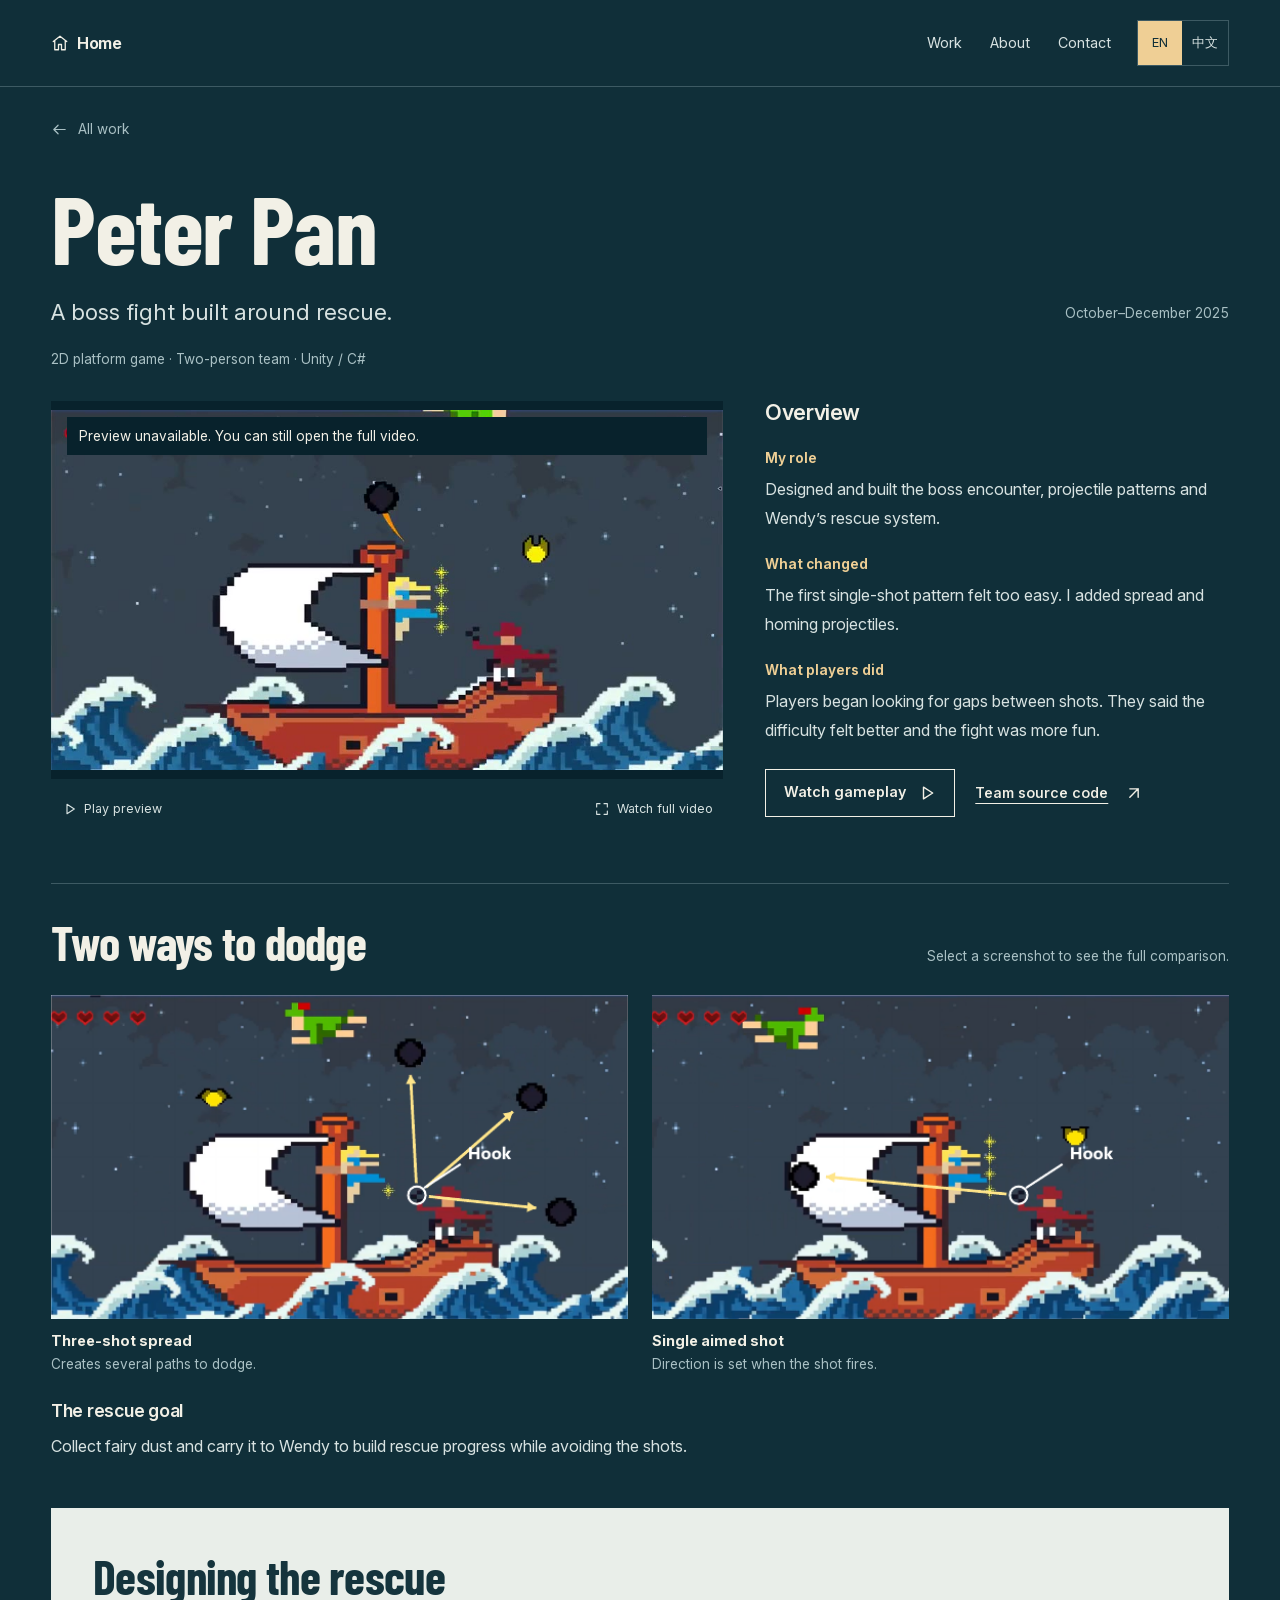
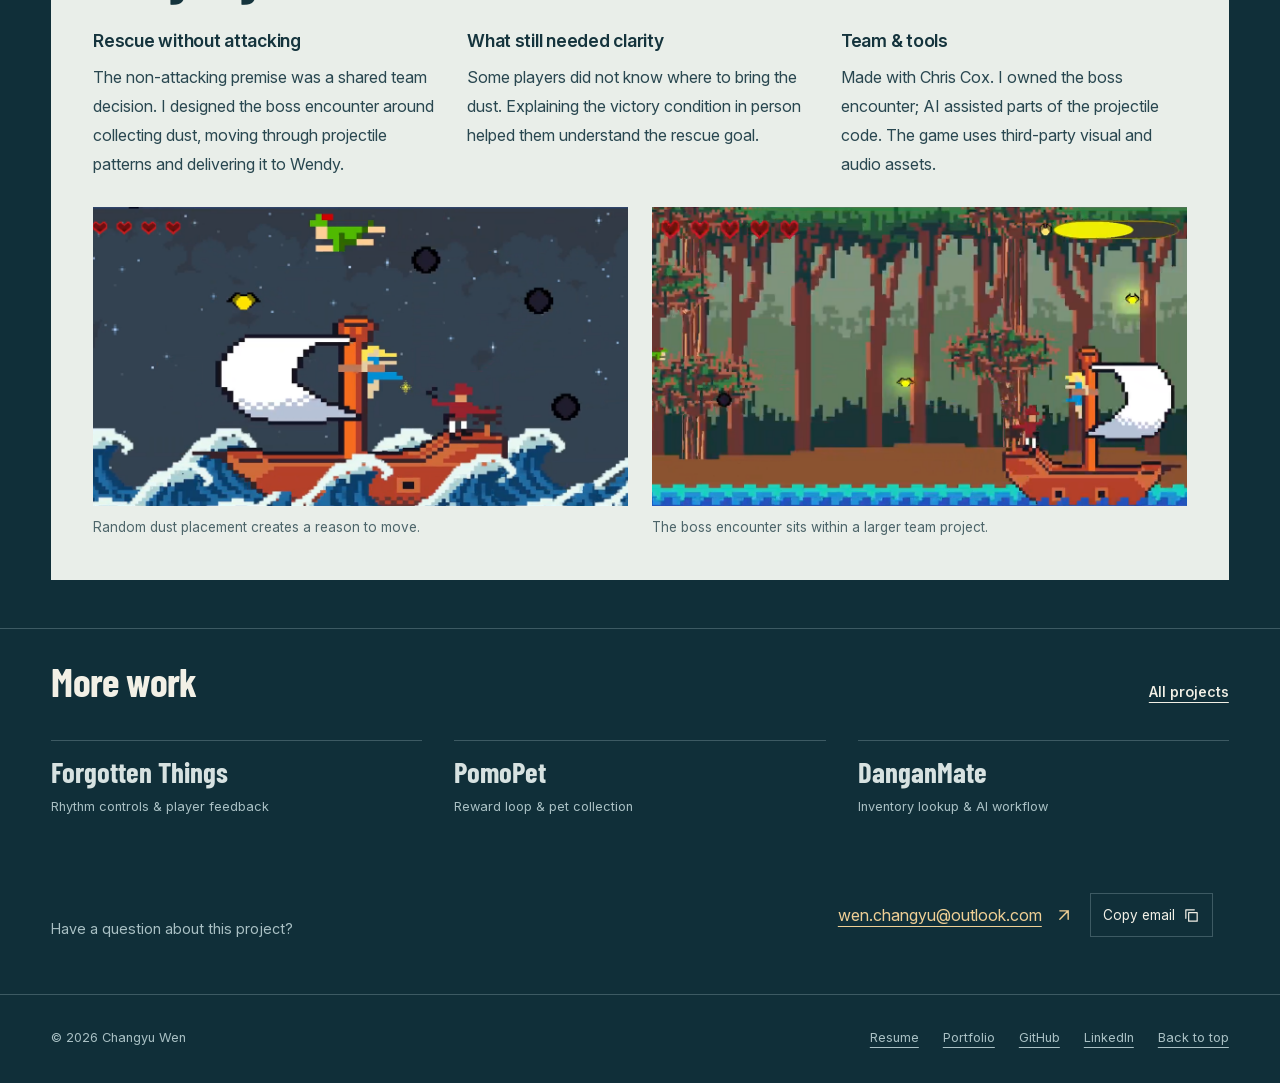
<file: peter-pan.html>
<!doctype html>
<html lang="en" prefix="og: https://ogp.me/ns#">
<head>
  <meta charset="utf-8">
  <meta name="viewport" content="width=device-width, initial-scale=1, viewport-fit=cover">
  <meta name="description" content="I designed and built a boss encounter where players dodge cannonballs and carry fairy dust to Wendy.">
  <meta name="theme-color" content="#102f39">
  <title>Peter Pan | Changyu Wen</title>
  <link rel="canonical" href="https://justin-wen987.github.io/MyPortfolio/peter-pan.html">
  <meta property="og:type" content="website">
  <meta property="og:title" content="Peter Pan | Changyu Wen">
  <meta property="og:description" content="I designed and built a boss encounter where players dodge cannonballs and carry fairy dust to Wendy.">
  <meta property="og:url" content="https://justin-wen987.github.io/MyPortfolio/peter-pan.html">
  <meta property="og:image" content="https://justin-wen987.github.io/MyPortfolio/assets/portfolio-share.png">
  <meta property="og:image:width" content="1200">
  <meta property="og:image:height" content="630">
  <meta property="og:image:alt" content="Changyu Wen, gameplay and systems design portfolio, with real project previews.">
  <meta name="twitter:card" content="summary_large_image">
  <meta name="twitter:title" content="Peter Pan | Changyu Wen">
  <meta name="twitter:description" content="I designed and built a boss encounter where players dodge cannonballs and carry fairy dust to Wendy.">
  <meta name="twitter:image" content="https://justin-wen987.github.io/MyPortfolio/assets/portfolio-share.png">
  <link rel="icon" href="assets/favicon.svg" type="image/svg+xml">
  <link rel="stylesheet" href="css/style.css">
  <script src="scripts/i18n.js" defer></script>
  <script src="scripts/main.js" defer></script>
</head>
<body class="project-page">
  <a class="skip-link" href="#main">Skip to content</a>
  <header class="site-header wrap">
    <a class="wordmark" href="index.html"><svg aria-hidden="true" focusable="false" viewBox="0 0 24 24"><path d="M3 10 12 3l9 7M5 9v12h5v-7h4v7h5V9"/></svg><span>Home</span></a>
    <div class="header-tools"><nav aria-label="Main navigation"><a href="index.html#work">Work</a><a href="index.html#about">About</a><a href="index.html#contact">Contact</a></nav><nav class="language-switch" aria-label="Language / 语言"><a href="?lang=en" data-language="en" lang="en" aria-label="English">EN</a><a href="?lang=zh-CN" data-language="zh-CN" lang="zh-CN" aria-label="简体中文">中文</a></nav></div>
  </header>
  <main id="main" tabindex="-1">
    <article class="case-study wrap" id="peter-pan" aria-labelledby="project-title">
      <a class="back-link" href="index.html#work"><svg aria-hidden="true" viewBox="0 0 24 24"><path d="M20 12H4m6-6-6 6 6 6"/></svg> All work</a>
      <header class="case-heading"><div><h1 id="project-title">Peter Pan</h1><p class="case-subtitle">A boss fight built around rescue.</p></div><p class="case-date">October–December 2025</p></header>
      <p class="case-meta">2D platform game · Two-person team · Unity / C#</p>
      <div class="case-overview"><div class="case-media"><div class="preview browser-preview">
      <video class="loop-preview" data-project="Peter Pan" muted loop playsinline preload="none" poster="assets/peter-poster.jpg" data-src="assets/peter-preview.mp4" aria-label="Silent looping preview of Peter Pan"></video>
      <div class="preview-controls" hidden><button type="button" class="preview-toggle" aria-label="Play preview: Peter Pan"><svg aria-hidden="true" viewBox="0 0 24 24"><path class="play-symbol" d="m9 5 11 7-11 7Z"/><path class="pause-symbol" d="M8 5v14m8-14v14"/></svg><span>Play preview</span></button><button type="button" class="watch-button" data-watch="assets/peter-full-web.mp4" data-title="Peter Pan recording" aria-label="Watch full Peter Pan video"><svg aria-hidden="true" viewBox="0 0 24 24"><path d="M9 4H4v5m11-5h5v5M4 15v5h5m11-5v5h-5"/></svg><span>Watch full video</span></button></div>
      <p class="media-status" role="status"></p>
    </div></div><section class="case-summary" aria-labelledby="overview-title"><h2 id="overview-title">Overview</h2><dl class="project-points">
              <div><dt>My role</dt><dd>Designed and built the boss encounter, projectile patterns and Wendy’s rescue system.</dd></div>
              <div><dt>What changed</dt><dd>The first single-shot pattern felt too easy. I added spread and homing projectiles.</dd></div>
              <div><dt>What players did</dt><dd>Players began looking for gaps between shots. They said the difficulty felt better and the fight was more fun.</dd></div>
            </dl><div class="project-actions"><button type="button" class="button secondary" data-watch="assets/peter-full-web.mp4" data-title="Peter Pan gameplay">Watch gameplay <svg aria-hidden="true" viewBox="0 0 24 24"><path d="m9 5 11 7-11 7Z"/></svg></button><a class="text-link" href="https://github.com/chris-makes-games/PeterPanProject" target="_blank" rel="noopener noreferrer">Team source code <svg aria-hidden="true" viewBox="0 0 24 24"><path d="M7 17 17 7M7 7h10v10"/></svg></a></div></section></div>
      <section class="pattern-section" aria-labelledby="patterns-title"><div class="case-section-heading"><h2 id="patterns-title">Two ways to dodge</h2><p>Select a screenshot to see the full comparison.</p></div><div class="boss-study">
            <div class="boss-patterns">
              <figure><a class="pattern-shot image-link" data-image data-image-alt="Comparison of three-shot spread and single aimed shots, with arrows showing paths from the hook." href="assets/peter_attack_patterns.png" target="_blank" rel="noopener noreferrer" aria-label="Enlarge screenshot: Three cannonballs fan out from Hook’s hook, with arrows showing their separate paths."><img src="assets/peter_attack_patterns.png" alt="Three cannonballs fan out from Hook’s hook, with arrows showing their separate paths." width="1205" height="410" loading="lazy"></a><figcaption><strong>Three-shot spread</strong><br>Creates several paths to dodge.</figcaption></figure>
              <figure><a class="pattern-shot aimed-shot image-link" data-image data-image-alt="Comparison of three-shot spread and single aimed shots, with arrows showing paths from the hook." href="assets/peter_attack_patterns.png" target="_blank" rel="noopener noreferrer" aria-label="Enlarge screenshot: An arrow from Hook’s hook shows the fixed direction of a single aimed cannonball."><img src="assets/peter_attack_patterns.png" alt="An arrow from Hook’s hook shows the fixed direction of a single aimed cannonball." width="1205" height="410" loading="lazy"></a><figcaption><strong>Single aimed shot</strong><br>Direction is set when the shot fires.</figcaption></figure>
            </div>
            <div class="rescue-goal"><h3>The rescue goal</h3><p>Collect fairy dust and carry it to Wendy to build rescue progress while avoiding the shots.</p></div>
          </div></section>
      <section class="case-notes" aria-labelledby="notes-title"><div class="case-section-heading"><h2 id="notes-title">Designing the rescue</h2></div>
          <div class="notes-content">
            <div class="notes-text"><div><h3>Rescue without attacking</h3><p>The non-attacking premise was a shared team decision. I designed the boss encounter around collecting dust, moving through projectile patterns and delivering it to Wendy.</p></div><div><h3>What still needed clarity</h3><p>Some players did not know where to bring the dust. Explaining the victory condition in person helped them understand the rescue goal.</p></div><div><h3>Team &amp; tools</h3><p>Made with Chris Cox. I owned the boss encounter; AI assisted parts of the projectile code. The game uses third-party visual and audio assets.</p></div></div>
            <div class="note-gallery"><figure><a class="image-link" data-image data-image-alt="Fairy dust appears away from Wendy, requiring the player to cross the projectile field." href="assets/peter_boss_dust.png" target="_blank" rel="noopener noreferrer" aria-label="Enlarge screenshot: Fairy dust appears away from Wendy, requiring the player to cross the projectile field."><img src="assets/peter_boss_dust.png" alt="Fairy dust appears away from Wendy, requiring the player to cross the projectile field." width="1140" height="638" loading="lazy"></a><figcaption>Random dust placement creates a reason to move.</figcaption></figure><figure><a class="image-link" data-image data-image-alt="Peter Pan in a platforming section of the game." href="assets/peter_chase.png" target="_blank" rel="noopener noreferrer" aria-label="Enlarge screenshot: Peter Pan in a platforming section of the game."><img src="assets/peter_chase.png" alt="Peter Pan in a platforming section of the game." width="1140" height="638" loading="lazy"></a><figcaption>The boss encounter sits within a larger team project.</figcaption></figure></div>
          </div>
        </section>
      <noscript><p class="no-script-note">Screenshots open as full-size images. <a href="assets/peter-full-web.mp4">Watch the project recording</a>.</p></noscript>
    </article>
    <section class="more-work wrap" aria-labelledby="more-title"><div class="section-heading"><h2 id="more-title">More work</h2><a class="text-link" href="index.html#work">All projects</a></div><nav aria-label="Other projects"><a href="forgotten-things.html"><span>Forgotten Things</span><small>Rhythm controls & player feedback</small></a><a href="pomopet.html"><span>PomoPet</span><small>Reward loop & pet collection</small></a><a href="danganmate.html"><span>DanganMate</span><small>Inventory lookup & AI workflow</small></a></nav></section>
    <section class="case-contact wrap"><p>Have a question about this project?</p><div class="email-actions"><a class="contact-email" href="mailto:wen.changyu@outlook.com">wen.changyu@outlook.com <svg aria-hidden="true" viewBox="0 0 24 24"><path d="M7 17 17 7M7 7h10v10"/></svg></a><button type="button" class="copy-email" data-copy-email hidden>Copy email <svg aria-hidden="true" viewBox="0 0 24 24"><path d="M8 8h12v12H8zM4 16V4h12"/></svg></button><span class="copy-status" role="status"></span></div></section>
</main>
  <footer class="site-footer wrap"><span>© 2026 Changyu Wen</span><div><a data-pdf="resume" href="documents/Resume_Changyu_Wen_EN.pdf" target="_blank" rel="noopener noreferrer" type="application/pdf">Resume</a><a data-pdf="portfolio" href="documents/Game_Design_Portfolio_Changyu_Wen_EN.pdf" target="_blank" rel="noopener noreferrer" type="application/pdf">Portfolio</a><a href="https://github.com/Justin-Wen987" target="_blank" rel="noopener noreferrer">GitHub</a><a href="https://linkedin.com/in/changyu-wen" target="_blank" rel="noopener noreferrer">LinkedIn</a><a href="#main">Back to top</a></div></footer>
  <dialog id="image-dialog" aria-labelledby="image-dialog-title"><div class="dialog-heading"><h2 id="image-dialog-title">Project screenshot</h2><div class="image-actions"><button type="button" id="image-zoom" class="dialog-close" aria-pressed="false">Zoom in</button><button type="button" id="image-close" class="dialog-close" autofocus>Close <svg aria-hidden="true" viewBox="0 0 24 24"><path d="m6 6 12 12M18 6 6 18"/></svg></button></div></div><div class="image-stage"><img id="enlarged-image" alt=""></div><p id="image-status" role="status"></p><p id="image-caption" class="dialog-caption"></p><a id="image-original" class="dialog-fallback" href="assets/peter_attack_patterns.png" target="_blank" rel="noopener noreferrer">Open original image</a></dialog>
  <dialog id="video-dialog" aria-labelledby="video-dialog-title"><div class="dialog-heading"><h2 id="video-dialog-title">Gameplay video</h2><button type="button" class="dialog-close" autofocus>Close <svg aria-hidden="true" viewBox="0 0 24 24"><path d="m6 6 12 12M18 6 6 18"/></svg></button></div><video id="full-video" controls playsinline preload="metadata"></video><p id="video-status" class="dialog-caption" role="status" hidden></p><a class="dialog-fallback" href="assets/peter-full-web.mp4" target="_blank" rel="noopener noreferrer">Open video directly</a></dialog>
</body>
</html>
</file>
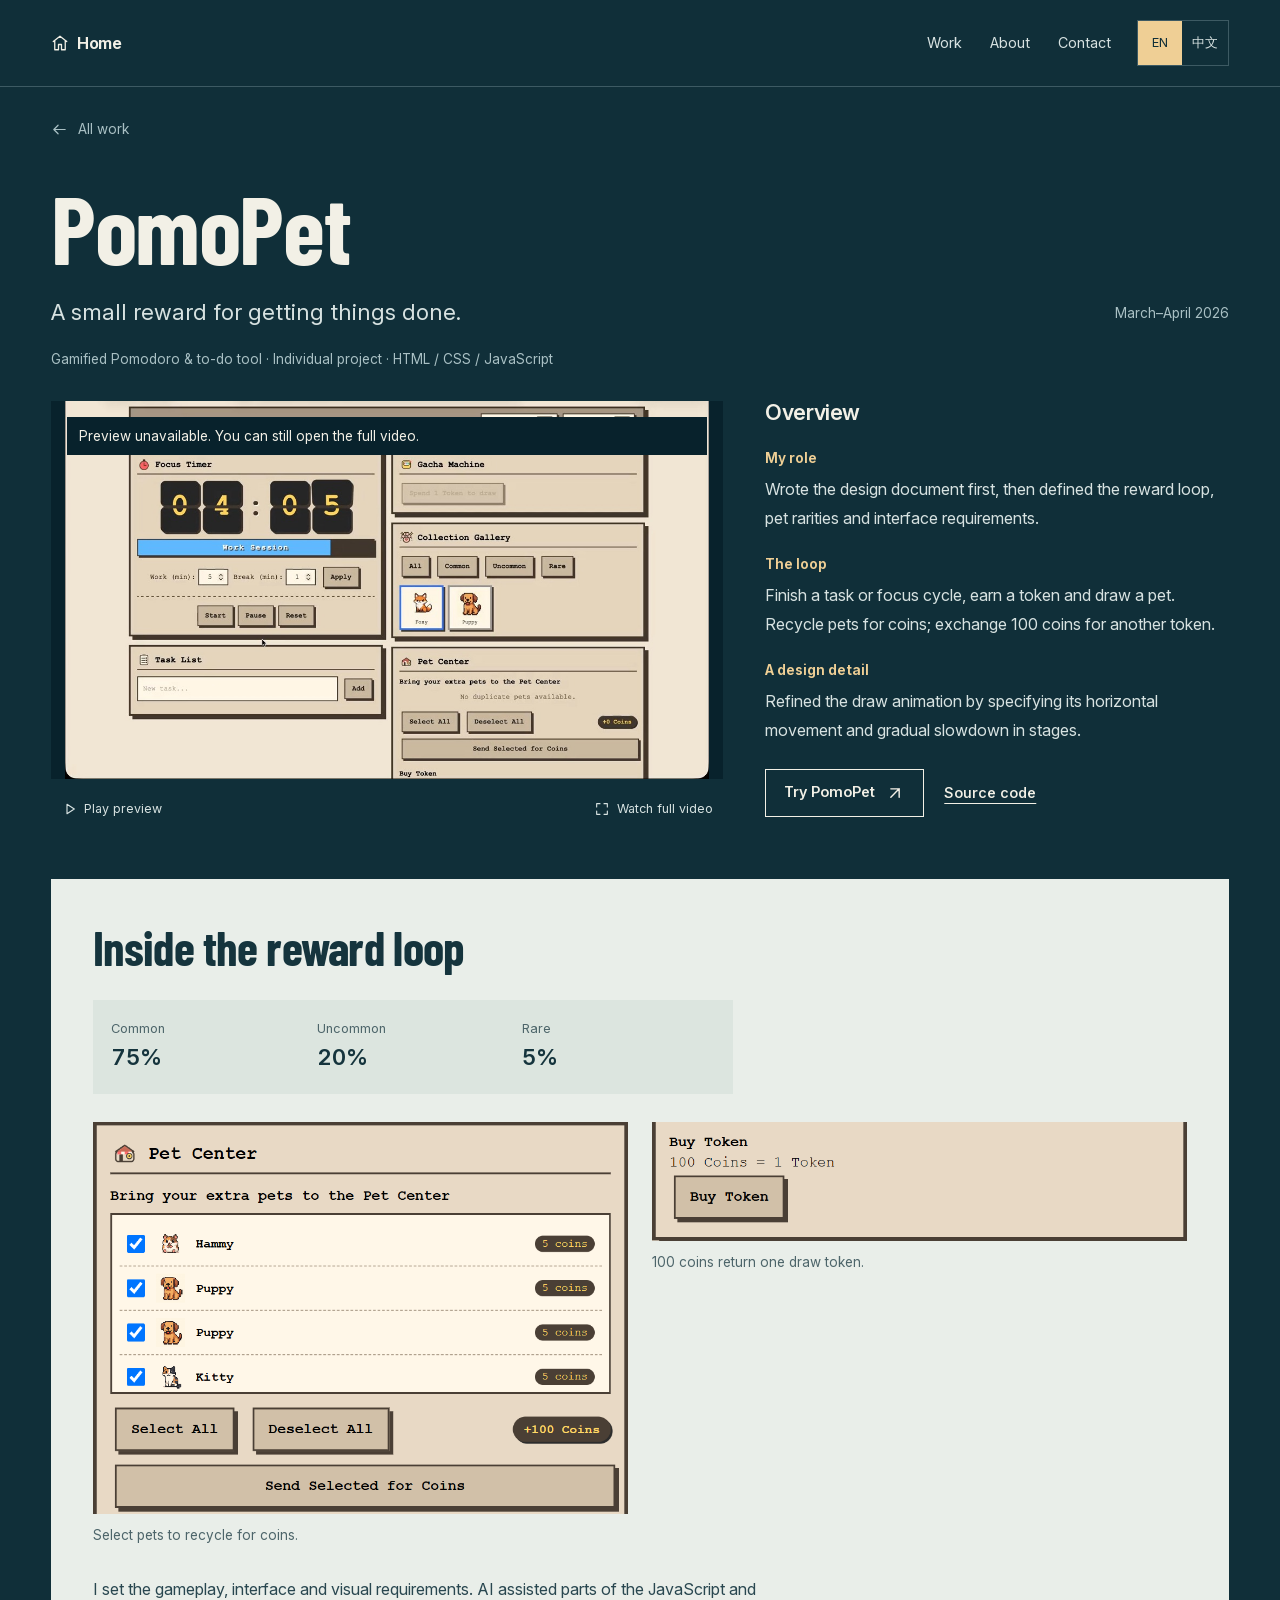
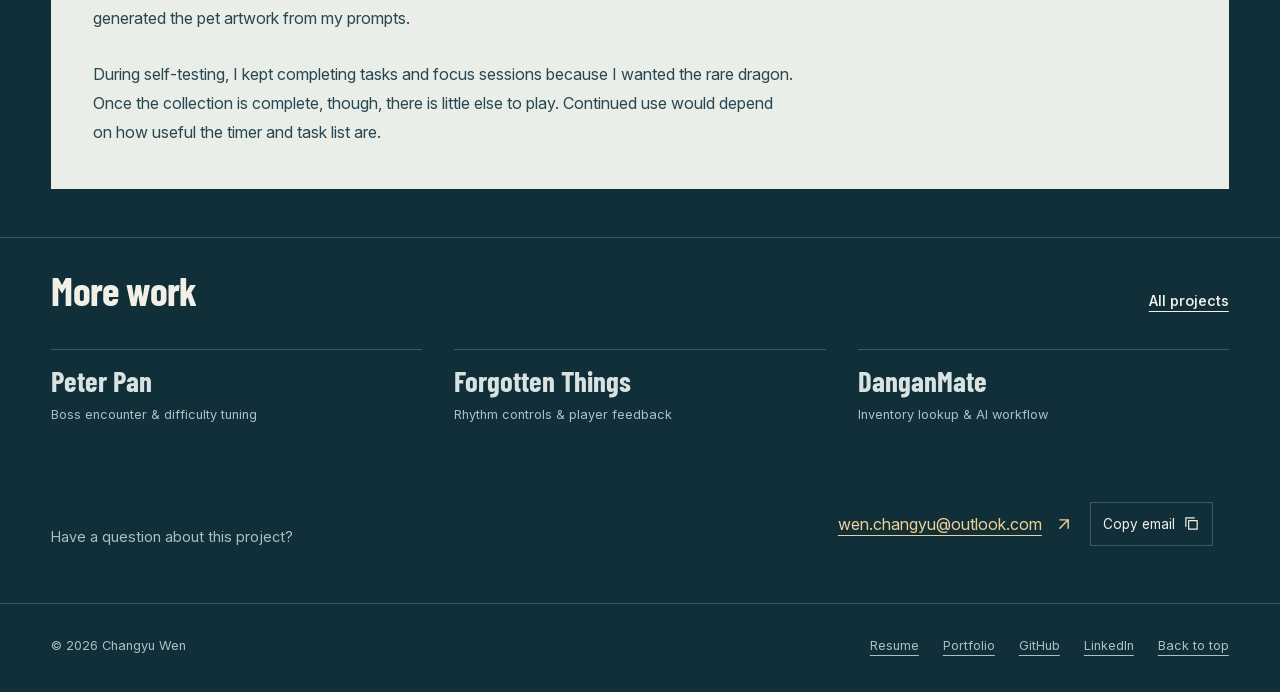
<file: pomopet.html>
<!doctype html>
<html lang="en" prefix="og: https://ogp.me/ns#">
<head>
  <meta charset="utf-8">
  <meta name="viewport" content="width=device-width, initial-scale=1, viewport-fit=cover">
  <meta name="description" content="A focus timer and to-do list with a pet collection loop: earn tokens, draw pets and recycle duplicates.">
  <meta name="theme-color" content="#102f39">
  <title>PomoPet | Changyu Wen</title>
  <link rel="canonical" href="https://justin-wen987.github.io/MyPortfolio/pomopet.html">
  <meta property="og:type" content="website">
  <meta property="og:title" content="PomoPet | Changyu Wen">
  <meta property="og:description" content="A focus timer and to-do list with a pet collection loop: earn tokens, draw pets and recycle duplicates.">
  <meta property="og:url" content="https://justin-wen987.github.io/MyPortfolio/pomopet.html">
  <meta property="og:image" content="https://justin-wen987.github.io/MyPortfolio/assets/portfolio-share.png">
  <meta property="og:image:width" content="1200">
  <meta property="og:image:height" content="630">
  <meta property="og:image:alt" content="Changyu Wen, gameplay and systems design portfolio, with real project previews.">
  <meta name="twitter:card" content="summary_large_image">
  <meta name="twitter:title" content="PomoPet | Changyu Wen">
  <meta name="twitter:description" content="A focus timer and to-do list with a pet collection loop: earn tokens, draw pets and recycle duplicates.">
  <meta name="twitter:image" content="https://justin-wen987.github.io/MyPortfolio/assets/portfolio-share.png">
  <link rel="icon" href="assets/favicon.svg" type="image/svg+xml">
  <link rel="stylesheet" href="css/style.css">
  <script src="scripts/i18n.js" defer></script>
  <script src="scripts/main.js" defer></script>
</head>
<body class="project-page">
  <a class="skip-link" href="#main">Skip to content</a>
  <header class="site-header wrap">
    <a class="wordmark" href="index.html"><svg aria-hidden="true" focusable="false" viewBox="0 0 24 24"><path d="M3 10 12 3l9 7M5 9v12h5v-7h4v7h5V9"/></svg><span>Home</span></a>
    <div class="header-tools"><nav aria-label="Main navigation"><a href="index.html#work">Work</a><a href="index.html#about">About</a><a href="index.html#contact">Contact</a></nav><nav class="language-switch" aria-label="Language / 语言"><a href="?lang=en" data-language="en" lang="en" aria-label="English">EN</a><a href="?lang=zh-CN" data-language="zh-CN" lang="zh-CN" aria-label="简体中文">中文</a></nav></div>
  </header>
  <main id="main" tabindex="-1">
    <article class="case-study wrap" id="pomopet" aria-labelledby="project-title">
      <a class="back-link" href="index.html#work"><svg aria-hidden="true" viewBox="0 0 24 24"><path d="M20 12H4m6-6-6 6 6 6"/></svg> All work</a>
      <header class="case-heading"><div><h1 id="project-title">PomoPet</h1><p class="case-subtitle">A small reward for getting things done.</p></div><p class="case-date">March–April 2026</p></header>
      <p class="case-meta">Gamified Pomodoro &amp; to-do tool · Individual project · HTML / CSS / JavaScript</p>
      <div class="case-overview"><div class="case-media"><div class="preview browser-preview">
      <video class="loop-preview" data-project="PomoPet" muted loop playsinline preload="none" poster="assets/pomo-poster.jpg" data-src="assets/pomo-preview-v2.mp4" aria-label="Silent looping preview of PomoPet"></video>
      <div class="preview-controls" hidden><button type="button" class="preview-toggle" aria-label="Play preview: PomoPet"><svg aria-hidden="true" viewBox="0 0 24 24"><path class="play-symbol" d="m9 5 11 7-11 7Z"/><path class="pause-symbol" d="M8 5v14m8-14v14"/></svg><span>Play preview</span></button><button type="button" class="watch-button" data-watch="assets/pomo-full-web.mp4" data-title="PomoPet recording" aria-label="Watch full PomoPet video"><svg aria-hidden="true" viewBox="0 0 24 24"><path d="M9 4H4v5m11-5h5v5M4 15v5h5m11-5v5h-5"/></svg><span>Watch full video</span></button></div>
      <p class="media-status" role="status"></p>
    </div></div><section class="case-summary" aria-labelledby="overview-title"><h2 id="overview-title">Overview</h2><dl class="project-points"><div><dt>My role</dt><dd>Wrote the design document first, then defined the reward loop, pet rarities and interface requirements.</dd></div><div><dt>The loop</dt><dd>Finish a task or focus cycle, earn a token and draw a pet. Recycle pets for coins; exchange 100 coins for another token.</dd></div><div><dt>A design detail</dt><dd>Refined the draw animation by specifying its horizontal movement and gradual slowdown in stages.</dd></div></dl><div class="project-actions"><a class="button secondary" href="https://justin-wen987.github.io/PomoPet/" target="_blank" rel="noopener noreferrer">Try PomoPet <svg aria-hidden="true" viewBox="0 0 24 24"><path d="M7 17 17 7M7 7h10v10"/></svg></a><a class="text-link" href="https://github.com/Justin-Wen987/PomoPet" target="_blank" rel="noopener noreferrer" aria-label="PomoPet source code">Source code</a></div></section></div>
      
      <section class="case-notes" aria-labelledby="notes-title"><div class="case-section-heading"><h2 id="notes-title">Inside the reward loop</h2></div><div class="notes-content"><dl class="economy"><div><dt>Common</dt><dd>75%</dd></div><div><dt>Uncommon</dt><dd>20%</dd></div><div><dt>Rare</dt><dd>5%</dd></div></dl><div class="economy-gallery"><figure><a class="image-link" data-image data-image-alt="Pet Center with pets selected for recycling into coins." href="assets/pomo_selected_action.png" target="_blank" rel="noopener noreferrer" aria-label="Enlarge screenshot: Pet Center with pets selected for recycling into coins."><img src="assets/pomo_selected_action.png" alt="Pet Center with pets selected for recycling into coins." width="885" height="650" loading="lazy"></a><figcaption>Select pets to recycle for coins.</figcaption></figure><figure><a class="image-link" data-image data-image-alt="Buy Token control showing that 100 coins exchange for one token." href="assets/pomo_buy_action.png" target="_blank" rel="noopener noreferrer" aria-label="Enlarge screenshot: Buy Token control showing that 100 coins exchange for one token."><img src="assets/pomo_buy_action.png" alt="Buy Token control showing that 100 coins exchange for one token." width="885" height="198" loading="lazy"></a><figcaption>100 coins return one draw token.</figcaption></figure></div><p>I set the gameplay, interface and visual requirements. AI assisted parts of the JavaScript and generated the pet artwork from my prompts.</p><p>During self-testing, I kept completing tasks and focus sessions because I wanted the rare dragon. Once the collection is complete, though, there is little else to play. Continued use would depend on how useful the timer and task list are.</p></div></section>
      <noscript><p class="no-script-note">Screenshots open as full-size images. <a href="assets/pomo-full-web.mp4">Watch the project recording</a>.</p></noscript>
    </article>
    <section class="more-work wrap" aria-labelledby="more-title"><div class="section-heading"><h2 id="more-title">More work</h2><a class="text-link" href="index.html#work">All projects</a></div><nav aria-label="Other projects"><a href="peter-pan.html"><span>Peter Pan</span><small>Boss encounter & difficulty tuning</small></a><a href="forgotten-things.html"><span>Forgotten Things</span><small>Rhythm controls & player feedback</small></a><a href="danganmate.html"><span>DanganMate</span><small>Inventory lookup & AI workflow</small></a></nav></section>
    <section class="case-contact wrap"><p>Have a question about this project?</p><div class="email-actions"><a class="contact-email" href="mailto:wen.changyu@outlook.com">wen.changyu@outlook.com <svg aria-hidden="true" viewBox="0 0 24 24"><path d="M7 17 17 7M7 7h10v10"/></svg></a><button type="button" class="copy-email" data-copy-email hidden>Copy email <svg aria-hidden="true" viewBox="0 0 24 24"><path d="M8 8h12v12H8zM4 16V4h12"/></svg></button><span class="copy-status" role="status"></span></div></section>
</main>
  <footer class="site-footer wrap"><span>© 2026 Changyu Wen</span><div><a data-pdf="resume" href="documents/Resume_Changyu_Wen_EN.pdf" target="_blank" rel="noopener noreferrer" type="application/pdf">Resume</a><a data-pdf="portfolio" href="documents/Game_Design_Portfolio_Changyu_Wen_EN.pdf" target="_blank" rel="noopener noreferrer" type="application/pdf">Portfolio</a><a href="https://github.com/Justin-Wen987" target="_blank" rel="noopener noreferrer">GitHub</a><a href="https://linkedin.com/in/changyu-wen" target="_blank" rel="noopener noreferrer">LinkedIn</a><a href="#main">Back to top</a></div></footer>
  <dialog id="image-dialog" aria-labelledby="image-dialog-title"><div class="dialog-heading"><h2 id="image-dialog-title">Project screenshot</h2><div class="image-actions"><button type="button" id="image-zoom" class="dialog-close" aria-pressed="false">Zoom in</button><button type="button" id="image-close" class="dialog-close" autofocus>Close <svg aria-hidden="true" viewBox="0 0 24 24"><path d="m6 6 12 12M18 6 6 18"/></svg></button></div></div><div class="image-stage"><img id="enlarged-image" alt=""></div><p id="image-status" role="status"></p><p id="image-caption" class="dialog-caption"></p><a id="image-original" class="dialog-fallback" href="assets/peter_attack_patterns.png" target="_blank" rel="noopener noreferrer">Open original image</a></dialog>
  <dialog id="video-dialog" aria-labelledby="video-dialog-title"><div class="dialog-heading"><h2 id="video-dialog-title">Gameplay video</h2><button type="button" class="dialog-close" autofocus>Close <svg aria-hidden="true" viewBox="0 0 24 24"><path d="m6 6 12 12M18 6 6 18"/></svg></button></div><video id="full-video" controls playsinline preload="metadata"></video><p id="video-status" class="dialog-caption" role="status" hidden></p><a class="dialog-fallback" href="assets/peter-full-web.mp4" target="_blank" rel="noopener noreferrer">Open video directly</a></dialog>
</body>
</html>
</file>
<file: css/style.css>
@font-face{font-family:Inter;src:url('../assets/inter-latin.woff2') format('woff2');font-style:normal;font-weight:100 900;font-display:swap}
@font-face{font-family:'Barlow Condensed';src:url('../assets/barlow-condensed-bold-latin.woff2') format('woff2');font-style:normal;font-weight:700;font-display:swap}
:root{--paper:#102f39;--surface:#183c46;--ink:#f2f0e6;--text:#d7e2e1;--muted:#a9c0c4;--accent:#efcf95;--accent-soft:#284b54;--line:#3d5a63;--panel:#1b404a;--media:#08222c;--media-text:#f2f0e6;--focus:#efcf95;--gutter:clamp(20px,4vw,64px);--font-body:Inter,Arial,sans-serif;--font-display:'Barlow Condensed','Arial Narrow',Arial,sans-serif}
*{box-sizing:border-box}
html{scroll-padding-block-start:24px;scrollbar-color:#8ba4ab #102f39;scrollbar-width:thin}
body{margin:0;background:var(--paper);color:var(--text);font:400 1rem/1.65 var(--font-body);-webkit-font-smoothing:antialiased}
:root{--selection-background:#efcf95;--selection-text:#102f39}
::selection{background:var(--selection-background);color:var(--selection-text)}
a{color:inherit;text-underline-offset:5px;text-decoration-thickness:1px}
button{font:inherit;cursor:pointer}
button,a{-webkit-tap-highlight-color:transparent;touch-action:manipulation}
button:disabled{cursor:default}
:focus-visible{outline:3px solid var(--focus);outline-offset:5px}
img,video{display:block;max-inline-size:100%;block-size:auto}
svg{inline-size:20px;block-size:20px;flex:none;fill:none;stroke:currentColor;stroke-width:1.7;stroke-linecap:round;stroke-linejoin:round}
h1,h2,h3,h4,p,figure,dl,dd{margin:0}
h1,h2,h3,h4{color:var(--ink);text-wrap:balance}
h1,h2{font-family:var(--font-display);font-weight:700;letter-spacing:-.015em}
h1{font-size:clamp(3.4rem,10vw,6rem);line-height:1.05;overflow-wrap:break-word}
h2{font-size:clamp(2.4rem,6vw,4rem);line-height:1.1}
h3{font-size:1.15rem;font-weight:600;line-height:1.4}
h4{font-size:1rem;font-weight:600;line-height:1.4}
p,dd{text-wrap:pretty}
[hidden]{display:none!important}
section[id],article[id]{scroll-margin-block-start:24px}
.wrap{inline-size:min(100%,1380px);margin-inline:auto;padding-inline:var(--gutter)}
.skip-link{position:absolute;inset-block-start:-90px;inset-inline-start:20px;z-index:10;padding:12px 20px;background:var(--accent);color:var(--paper)}
.skip-link:focus{inset-block-start:12px}
.site-header{display:flex;flex-wrap:wrap;align-items:center;justify-content:space-between;gap:4px 20px;padding-block:20px;border-block-end:1px solid var(--line)}
.wordmark{display:inline-flex;align-items:center;min-block-size:44px;font-size:1rem;font-weight:650;color:var(--ink);text-decoration:none;letter-spacing:-.025em}
nav{display:flex;flex-wrap:wrap;gap:8px}
nav a{display:inline-flex;align-items:center;min-block-size:44px;padding:8px 10px;font-size:.9rem;text-decoration:none}
.site-header nav a{color:var(--text)}
.opening{inline-size:min(100%,1180px);padding-block:26px 30px}
.opening-title{display:block;margin-block-end:24px}
.opening-title h1{font-size:clamp(2.7rem,6vw,3.7rem);line-height:1.1}
.opening-title>p{font-size:1rem;line-height:1.6;color:var(--muted);margin-block-start:10px}
.opening-title .opening-bio{max-inline-size:35ch;margin-block-start:20px;font-size:.95rem;line-height:1.8;color:var(--text)}
.opening-title .button{margin-block-start:24px}
.preview{position:relative;min-inline-size:0}
.preview video{inline-size:100%;aspect-ratio:16/9;object-fit:contain;background:var(--media)}
.recording-viewport{position:relative;aspect-ratio:1192/638;overflow:hidden;background:var(--media)}
.opening-screen .recording-viewport video{inline-size:100%;block-size:auto;aspect-ratio:auto;object-fit:contain}
.opening-screen .preview-controls{justify-content:flex-start;gap:14px}
.preview-controls{display:flex;justify-content:space-between;gap:12px;align-items:center;padding-block-start:8px}
.preview-controls button{display:inline-flex;align-items:center;gap:7px;min-block-size:44px;padding:8px 10px;border:0;background:transparent;color:var(--text);font-size:.78rem;line-height:1.4}
.preview-controls svg{inline-size:16px;block-size:16px}
.preview-controls :focus-visible{outline-offset:1px}
.pause-symbol,.is-playing .play-symbol{display:none}
.is-playing .pause-symbol{display:initial}
.media-status{position:absolute;inset:16px 16px auto;background:var(--media);color:var(--media-text);padding:8px 12px;font-size:.85rem}
.media-status:empty{display:none}
.opening-screen figcaption{display:flex;flex-wrap:wrap;align-items:center;gap:8px 24px;margin-block-start:0}
.opening-screen figcaption a{display:inline-flex;flex-wrap:wrap;align-items:center;gap:12px;min-block-size:44px;color:var(--ink);font-size:.85rem;text-decoration:none}
.opening-screen figcaption span{color:var(--muted);font-size:.8rem}
.opening-screen figcaption svg{inline-size:16px;block-size:16px}
.about-home,.case-notes{--paper:#e9eee9;--ink:#15343d;--text:#294750;--muted:#4d656a;--accent:#285867;--focus:#285867;--line:#b9cac9;--panel:#dce5df;background:var(--paper);color:var(--text)}
.about-home{padding-block:28px}
.about-grid{display:grid;gap:20px}
.about-heading h2,.about-heading h1{margin-block-end:12px}
.about-heading>p{max-inline-size:35ch;font-size:.85rem;line-height:1.65;color:var(--muted);margin-block-start:8px}
.about-prose{min-inline-size:0;max-inline-size:70ch}
.about-prose p{font-size:.95rem;line-height:1.7;margin-block-start:12px}
.about-prose .about-opening{font-size:1.1rem;line-height:1.55;color:var(--ink);margin-block-start:0}
.practice-line{display:grid;gap:12px;padding-block-start:16px;border-block-start:1px solid var(--line)}
.practice-line>div{display:grid;grid-template-columns:62px minmax(0,1fr);gap:12px;align-items:baseline}
.practice-line dt{font-size:.85rem;font-weight:650;color:var(--ink);margin-block-end:6px}
.practice-line dd{font-size:.85rem;line-height:1.7;max-inline-size:46ch}
.work-gallery{padding-block:42px 24px}
.section-heading{display:flex;flex-wrap:wrap;align-items:baseline;justify-content:space-between;gap:12px 28px;margin-block-end:26px}
.section-heading>p{font-size:.85rem;color:var(--muted)}
.project-index{display:flex;flex-wrap:wrap;gap:4px 24px;margin-block:-8px 20px}
.project-index a{padding:8px 0;font-size:.9rem;color:var(--ink);text-decoration:underline;text-decoration-color:var(--line)}
.work-grid{display:grid}
.work-card{min-inline-size:0;display:grid;gap:22px;padding-block:30px 38px;border-block-start:1px solid var(--line)}
.card-still{display:block;min-inline-size:0;aspect-ratio:16/9;overflow:hidden;background:var(--media)}
.card-still img{inline-size:100%;block-size:100%;object-fit:cover;object-position:top}
.card-copy{min-inline-size:0}
.card-copy h3{font-family:var(--font-display);font-weight:700;font-size:clamp(2.3rem,4vw,3.4rem);line-height:1.1;letter-spacing:-.015em}
.card-copy h3 a{text-decoration:none}
.card-category{font-size:.85rem;color:var(--accent);margin-block-start:12px}
.card-meta{max-inline-size:52ch;font-size:.82rem;line-height:1.7;color:var(--muted);margin-block-start:9px}
.card-description{font-size:1rem;line-height:1.8;max-inline-size:48ch;margin-block-start:18px}
.case-link,.text-link{display:inline-flex;align-items:center;gap:16px;min-block-size:44px;font-size:.9rem;font-weight:550;color:var(--ink)}
.case-link{margin-block-start:16px}
.button{display:inline-flex;align-items:center;justify-content:center;gap:10px;min-block-size:48px;padding:11px 18px;border:1px solid var(--ink);font-size:.9rem;font-weight:600;line-height:1.4;text-decoration:none;background:transparent;color:var(--ink)}
.primary{background:var(--accent);border-color:var(--accent);color:#102f39}
.contact-section{display:grid;gap:20px;padding-block:36px 44px;border-block-start:1px solid var(--line)}
.contact-section p{font-size:.9rem;color:var(--muted);margin-block-start:12px}
.contact-email{display:inline-flex;align-items:center;gap:12px;min-block-size:48px;font-size:clamp(1rem,2.1vw,1.6rem);line-height:1.5;color:var(--accent);overflow-wrap:anywhere}
.email-actions{display:flex;flex-wrap:wrap;align-items:center;gap:8px 16px;min-inline-size:0}
.copy-email{display:inline-flex;align-items:center;gap:8px;min-block-size:44px;padding:8px 12px;border:1px solid var(--line);background:transparent;color:var(--ink);font-size:.85rem}
.copy-email svg{inline-size:17px;block-size:17px}
.copy-status{flex-basis:100%;inline-size:0;min-inline-size:0;min-block-size:1.5em;color:var(--muted);font-size:.8rem;line-height:1.5}
.site-footer{display:flex;flex-wrap:wrap;align-items:center;justify-content:space-between;gap:8px 28px;padding-block:20px 24px;border-block-start:1px solid var(--line);font-size:.8rem;color:var(--muted)}
.site-footer div{display:flex;flex-wrap:wrap;gap:6px 24px}
.site-footer a{display:inline-flex;align-items:center;min-block-size:44px}
.back-link{display:inline-flex;align-items:center;gap:10px;min-block-size:44px;color:var(--muted);font-size:.85rem;text-decoration:none}
.back-link svg{inline-size:17px;block-size:17px}
.case-study{padding-block:20px 48px}
.case-heading{display:flex;flex-wrap:wrap;align-items:end;justify-content:space-between;gap:18px 32px;margin-block:26px 18px}
.case-heading>div{min-inline-size:0}
.case-subtitle{font-size:clamp(1.1rem,2vw,1.4rem);line-height:1.6;margin-block-start:16px;max-inline-size:58ch}
.case-date,.case-meta{font-size:.85rem;line-height:1.7;color:var(--muted)}
.case-date{font-variant-numeric:tabular-nums;padding-block-end:5px}
.case-meta{max-inline-size:75ch;margin-block-end:30px}
.case-overview{display:grid;gap:32px;align-items:start}
.case-media,.case-summary{min-inline-size:0}
.case-summary h2{font-family:var(--font-body);font-size:1.35rem;font-weight:600;letter-spacing:-.02em;margin-block-end:22px}
.project-points{display:grid;gap:20px}
.project-points dt{font-size:.85rem;font-weight:650;color:var(--accent);margin-block-end:6px}
.project-points dd{font-size:1rem;line-height:1.8;max-inline-size:62ch}
.project-actions{display:flex;flex-wrap:wrap;gap:12px 20px;align-items:center;margin-block-start:24px}
.supporting-intro{font-size:1rem;line-height:1.8;max-inline-size:65ch;margin-block-end:22px}
.supporting-image img{inline-size:100%}
.supporting-note,.device-note{font-size:.85rem;line-height:1.75;color:var(--muted);margin-block-start:18px;max-inline-size:70ch}
figcaption{font-size:.85rem;line-height:1.65;color:var(--muted);margin-block-start:10px}
.pattern-section{margin-block-start:52px;padding-block-start:32px;border-block-start:1px solid var(--line)}
.case-section-heading{display:flex;flex-wrap:wrap;align-items:baseline;justify-content:space-between;gap:16px 28px;margin-block-end:26px}
.case-section-heading h2{font-size:clamp(2rem,4vw,3rem)}
.case-section-heading p{font-size:.85rem;color:var(--muted);max-inline-size:48ch}
.boss-study{min-inline-size:0;container-type:inline-size}
.boss-patterns{display:grid;gap:24px}
.pattern-shot{display:block;position:relative;aspect-ratio:563/316;overflow:hidden;background:var(--media)}
.pattern-shot img{position:absolute;inline-size:214.032%;max-inline-size:none;block-size:auto;inset-block-start:-2.848%;left:-1.599%}
.aimed-shot img{left:-112.256%}
@container(min-width:460px){.boss-patterns{grid-template-columns:repeat(2,minmax(0,1fr))}}
.boss-patterns strong{font-size:.9rem;color:var(--ink)}
.rescue-goal{max-inline-size:65ch;margin-block-start:24px}
.rescue-goal p{margin-block-start:8px;font-size:1rem;line-height:1.8}
.case-notes{margin-block-start:48px;padding:28px 20px}
.notes-content{display:grid;gap:28px}
.notes-content p{font-size:1rem;line-height:1.8;max-inline-size:70ch}
.notes-text{display:grid;gap:28px}
.notes-text p{margin-block-start:10px}
.notes-text h3,.rescue-goal h3{font-size:1.1rem;letter-spacing:-.015em}
.image-link{display:block;cursor:zoom-in}
.notes-content img{inline-size:100%}
.evidence-layout{align-items:start}
.evidence-layout>figure{min-inline-size:0;max-inline-size:760px}
.evidence-copy{min-inline-size:0}
.evidence-copy h3{font-size:1.2rem;line-height:1.4;margin-block-end:16px}
.evidence-copy p{margin-block-start:14px}
.evidence-copy .implementation-note{font-size:.85rem;color:var(--muted)}
.note-gallery,.economy-gallery{display:grid;gap:24px;align-items:start}
.economy{display:grid;grid-template-columns:repeat(3,minmax(0,1fr));gap:12px;max-inline-size:640px;padding:18px;background:var(--panel)}
.economy dt{font-size:.8rem;color:var(--muted)}
.economy dd{font-size:1.4rem;font-weight:600;color:var(--ink);font-variant-numeric:tabular-nums}
.more-work{padding-block:30px 38px;border-block-start:1px solid var(--line)}
.more-work h2{font-size:2.5rem}
.more-work nav{display:grid;gap:12px 32px}
.more-work nav a{display:flex;flex-direction:column;align-items:start;justify-content:center;gap:7px;min-inline-size:0;min-block-size:90px;padding:14px 0;border-block-start:1px solid var(--line)}
.more-work nav span{font:700 1.8rem/1.2 var(--font-display)}
.more-work nav small{font-size:.8rem;line-height:1.6;color:var(--muted)}
.case-contact{display:flex;flex-wrap:wrap;align-items:center;justify-content:space-between;gap:10px 24px;padding-block:24px 30px}
.case-contact p{font-size:.9rem;color:var(--muted)}
.case-contact a{display:inline-flex;align-items:center;min-block-size:44px;color:var(--accent);overflow-wrap:anywhere}
.case-contact .contact-email{font-size:1rem}
.about-back{padding-block:18px 24px}
.standalone-about{margin-block:10px 30px}
.no-script-note{font-size:.9rem;margin-block-start:24px}
dialog{inline-size:min(1080px,calc(100% - 32px));max-block-size:calc(100dvh - 32px);padding:20px;background:var(--paper);color:var(--text);border:1px solid var(--line);overflow:auto;overscroll-behavior:contain}
dialog::backdrop{background:#03151deb}
.dialog-heading{display:flex;flex-wrap:wrap;align-items:center;justify-content:space-between;gap:12px 20px;margin-block-end:18px}
.dialog-heading h2{font-family:var(--font-body);font-size:1.15rem;font-weight:600;letter-spacing:-.015em}
.dialog-close{display:inline-flex;align-items:center;gap:8px;min-block-size:44px;padding:8px 12px;border:1px solid var(--muted);color:var(--ink);background:transparent;font-size:.85rem}
.image-actions{display:flex;gap:10px;margin-inline-start:auto}
#full-video{inline-size:100%;max-block-size:calc(100dvh - 210px);background:var(--media);object-fit:contain}
.dialog-caption,.dialog-fallback{font-size:.8rem;margin-block-start:12px}
.dialog-fallback{display:inline-flex;align-items:center;min-block-size:44px}
#image-dialog{inline-size:min(1280px,calc(100% - 32px))}
.image-stage{max-block-size:calc(100dvh - 230px);overflow:auto;overscroll-behavior:contain;background:var(--media);padding:4px}
.image-stage img{inline-size:auto;block-size:auto;max-inline-size:100%;max-block-size:calc(100dvh - 238px);margin-inline:auto;object-fit:contain}
.image-stage.is-zoomed img{max-inline-size:none;max-block-size:none}
#image-status{font-size:.85rem;margin-block-start:12px}
#image-status:empty{display:none}
body:has(dialog[open]){overflow:hidden}
@media(min-width:640px){.practice-line{grid-template-columns:repeat(3,minmax(0,1fr));gap:24px}.practice-line>div{display:block}.about-prose p{font-size:1rem;line-height:1.8}.about-prose .about-opening{font-size:clamp(1.2rem,2.1vw,1.5rem);line-height:1.6}.note-gallery,.economy-gallery{grid-template-columns:repeat(2,minmax(0,1fr))}.notes-text{grid-template-columns:repeat(3,minmax(0,1fr))}.more-work nav{grid-template-columns:repeat(auto-fit,minmax(min(100%,14rem),1fr))}.case-notes{padding:34px}}
@media(min-width:900px){.evidence-layout{grid-template-columns:minmax(0,1.5fr) minmax(0,1fr);gap:32px}}
@media(min-width:900px){.opening{inline-size:min(100%,1380px);display:grid;grid-template-columns:minmax(0,1fr) minmax(0,1.65fr);gap:clamp(32px,4vw,64px);align-items:center;padding-block:30px 34px}.opening-title{min-inline-size:0;margin-block-end:0}.opening-screen{min-inline-size:0}.about-home{padding-block:48px}.about-grid{grid-template-columns:minmax(0,1fr) minmax(0,1.7fr);gap:34px 80px}.practice-line{grid-column:1/-1}.work-gallery{padding-block-start:50px}.work-card{grid-template-columns:minmax(0,1.55fr) minmax(0,1fr);gap:60px;align-items:center;padding-block:38px 46px}.card-copy{padding-block-end:30px}.case-overview{grid-template-columns:minmax(0,1.45fr) minmax(0,1fr);gap:42px}.contact-section{grid-template-columns:minmax(0,1fr) auto;align-items:center}.case-notes{padding:42px}}
@media(hover:hover){a:hover{color:var(--accent)}.about-home a:hover,.case-notes a:hover{color:#285867}.preview-controls button:hover,.copy-email:hover{background:var(--panel);color:var(--ink)}.button:hover,.dialog-close:hover{background:var(--accent);border-color:var(--accent);color:#102f39}.card-still:hover{outline:2px solid var(--accent);outline-offset:5px}}
@media(prefers-reduced-motion:no-preference){html{scroll-behavior:smooth}a,button{transition:color 150ms,background-color 150ms,border-color 150ms}}
@media(forced-colors:active){.button,.dialog-close,.preview-controls button{border:1px solid ButtonText}:focus-visible{outline-color:Highlight}}

.document-actions{display:flex;flex-wrap:wrap;gap:12px;margin-block-start:16px}
.document-actions a{display:inline-flex;align-items:center;justify-content:center;gap:8px;min-block-size:44px;padding:10px 14px;border:1px solid var(--muted);color:var(--ink);font-size:.85rem;font-weight:550;line-height:1.4;text-decoration:none}
.document-actions svg{inline-size:18px;block-size:18px}
.wordmark{gap:8px}.wordmark svg{inline-size:18px;block-size:18px}
@media(hover:hover){.document-actions a:hover{background:var(--panel);border-color:var(--accent);color:var(--ink)}}

.header-tools{display:flex;flex-wrap:wrap;align-items:center;justify-content:space-between;gap:4px 16px;inline-size:100%}
.language-switch{gap:0;border:1px solid var(--line)}
.language-switch a{justify-content:center;min-inline-size:44px;min-block-size:44px;padding:8px 10px;font-size:.8rem}
.language-switch a[aria-current="true"]{background:var(--accent);color:var(--paper)}
html:lang(zh-CN){--font-body:Inter,'Microsoft YaHei','PingFang SC','Noto Sans CJK SC',sans-serif;--font-display:'Microsoft YaHei','PingFang SC','Noto Sans CJK SC',sans-serif}
html:lang(zh-CN) h1,html:lang(zh-CN) h2,html:lang(zh-CN) h3{letter-spacing:0;line-height:1.3}
html:lang(zh-CN) .opening-title h1{font-size:clamp(2.6rem,5vw,3.6rem)}
html:lang(zh-CN) h2{font-size:clamp(2rem,4.5vw,3rem)}
html:lang(zh-CN) .card-copy h3{font-family:var(--font-body);font-size:clamp(1.8rem,3.2vw,2.6rem)}
html:lang(zh-CN) p,html:lang(zh-CN) dd{line-height:1.85;text-wrap:pretty}
@media(min-width:640px){.header-tools{inline-size:auto}}
</file>
